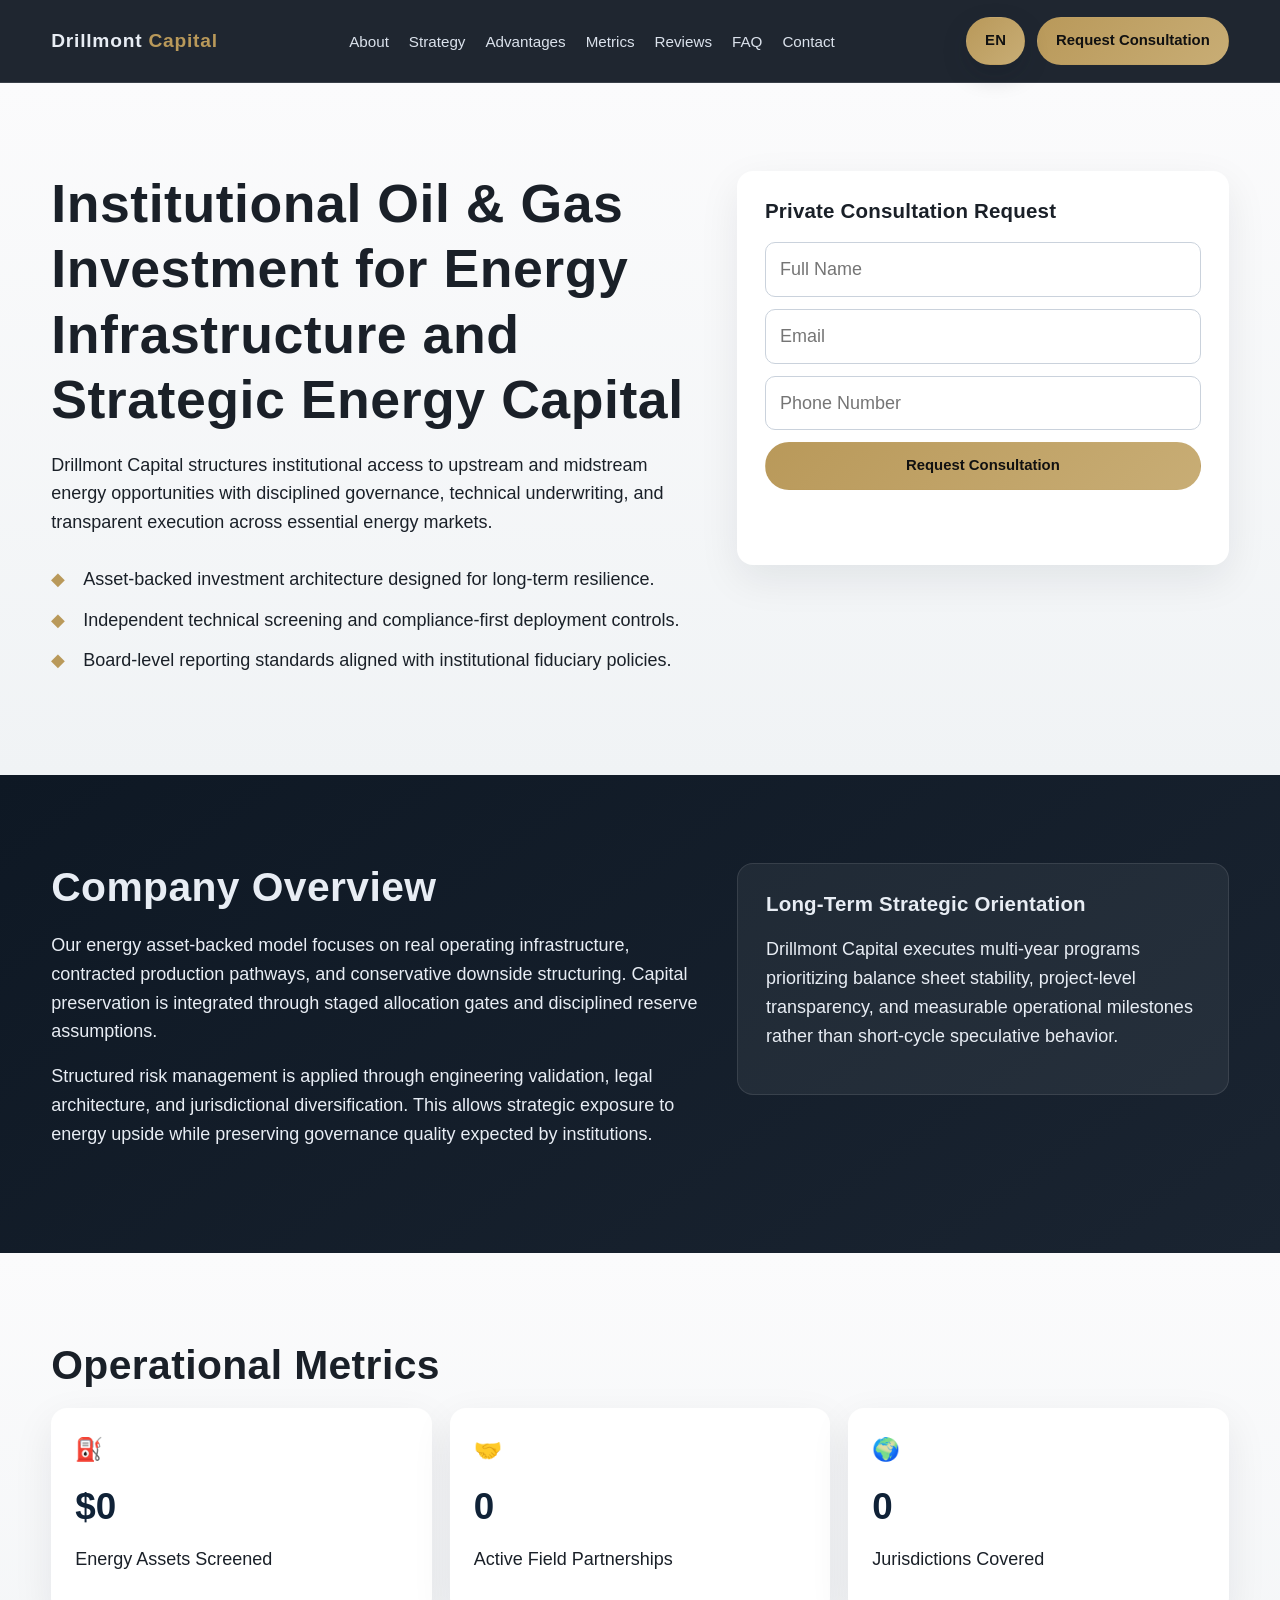
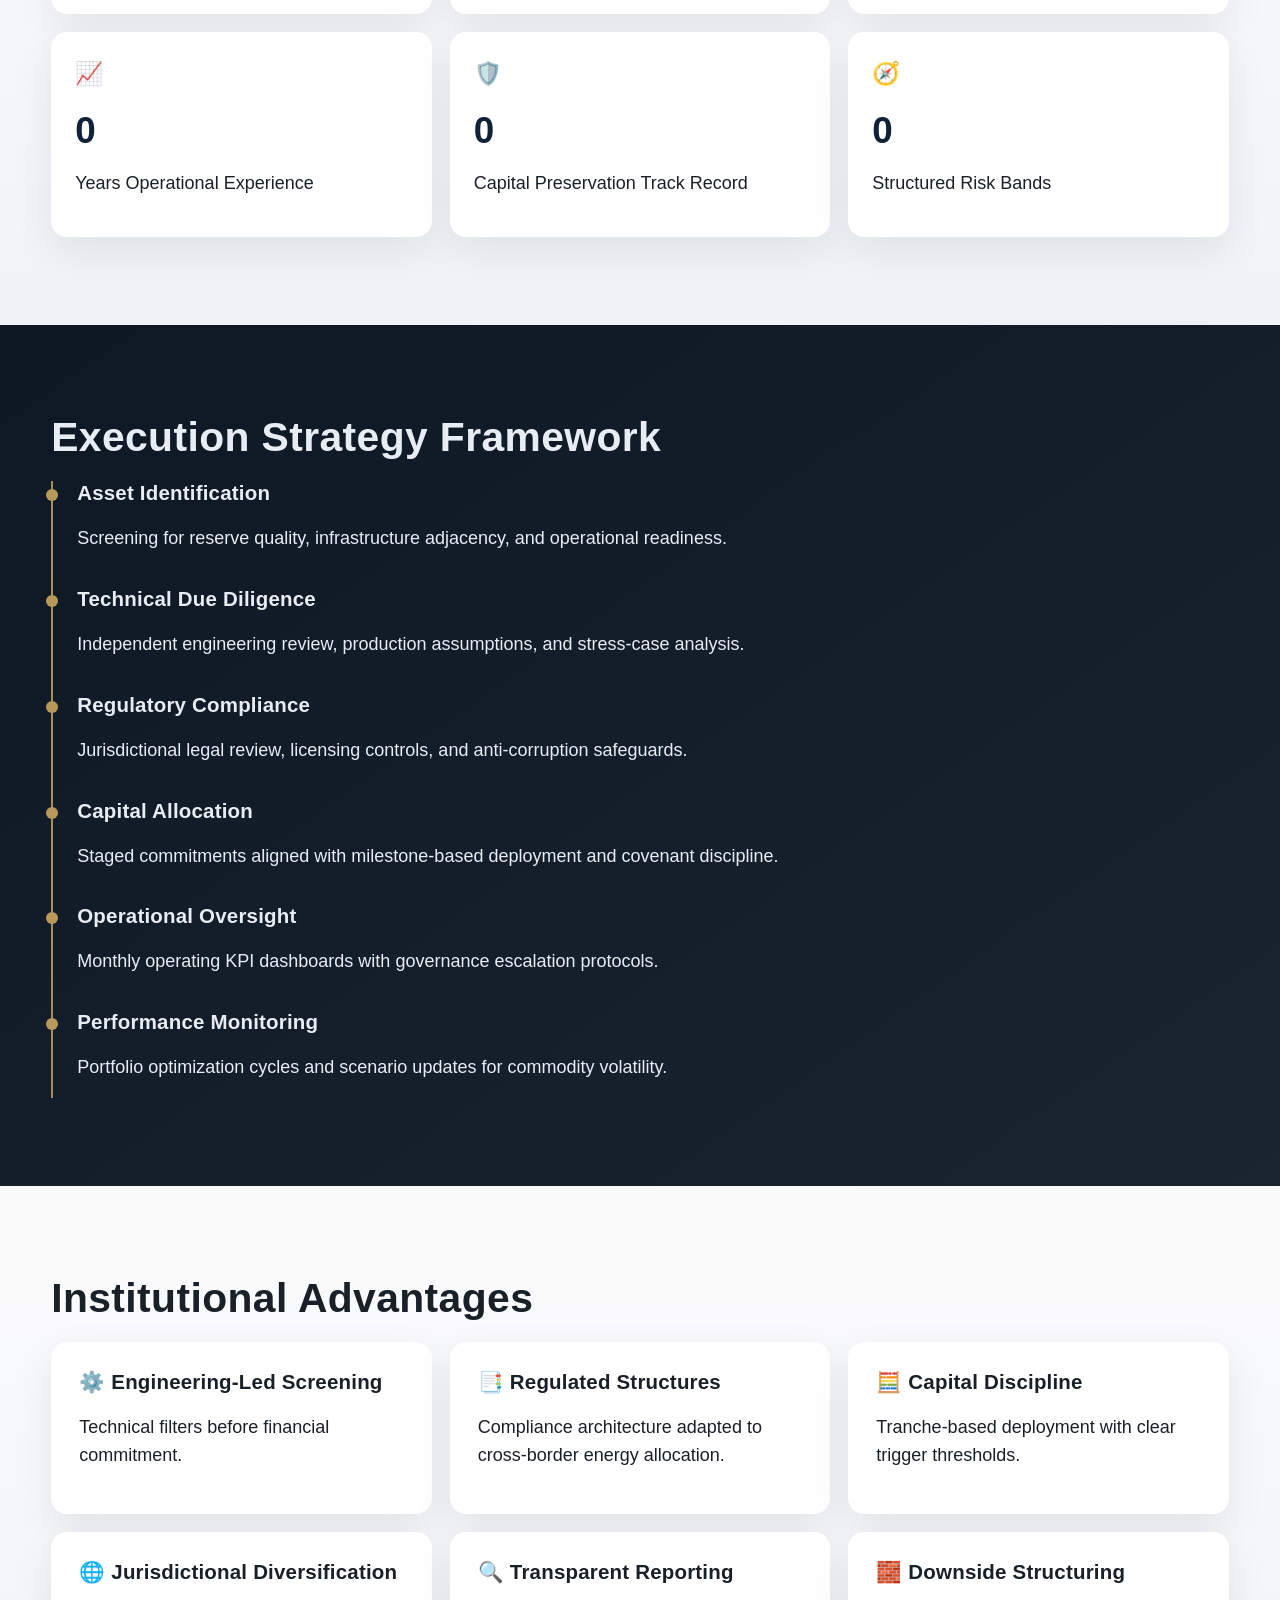
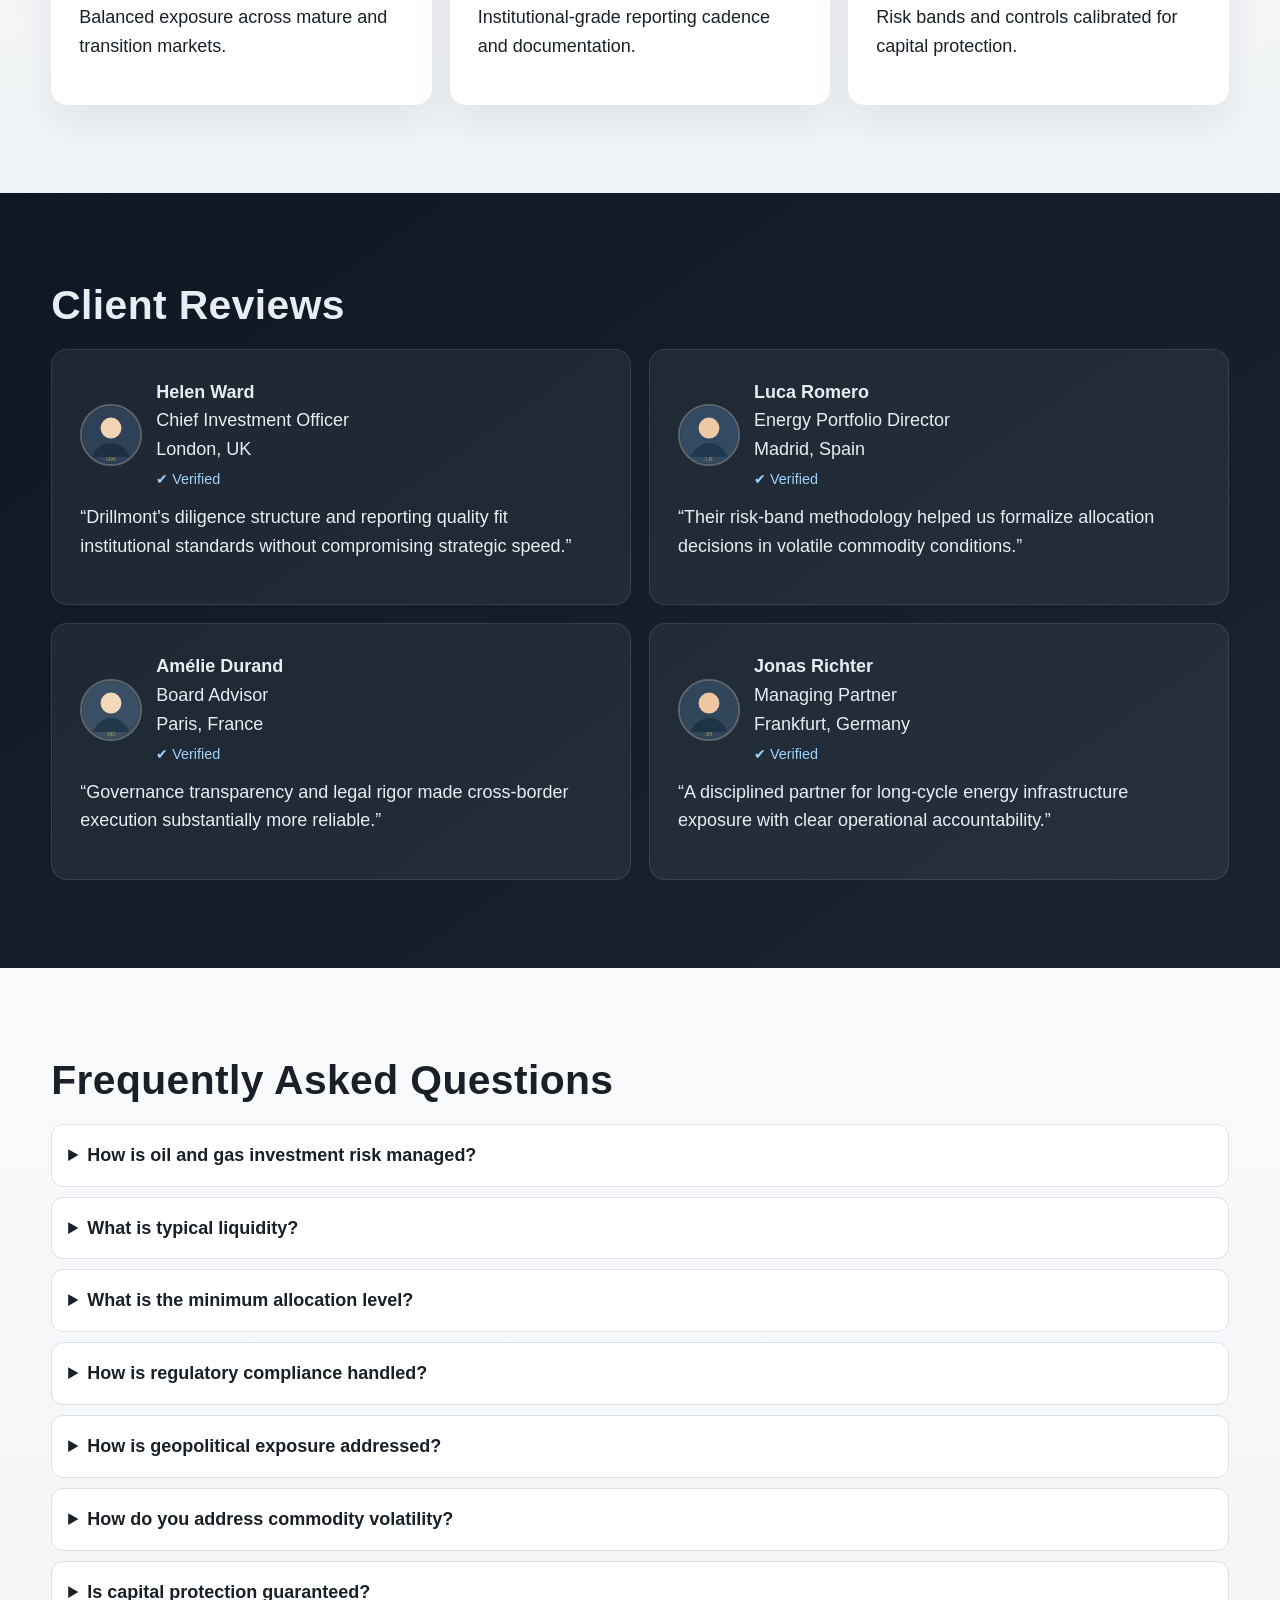
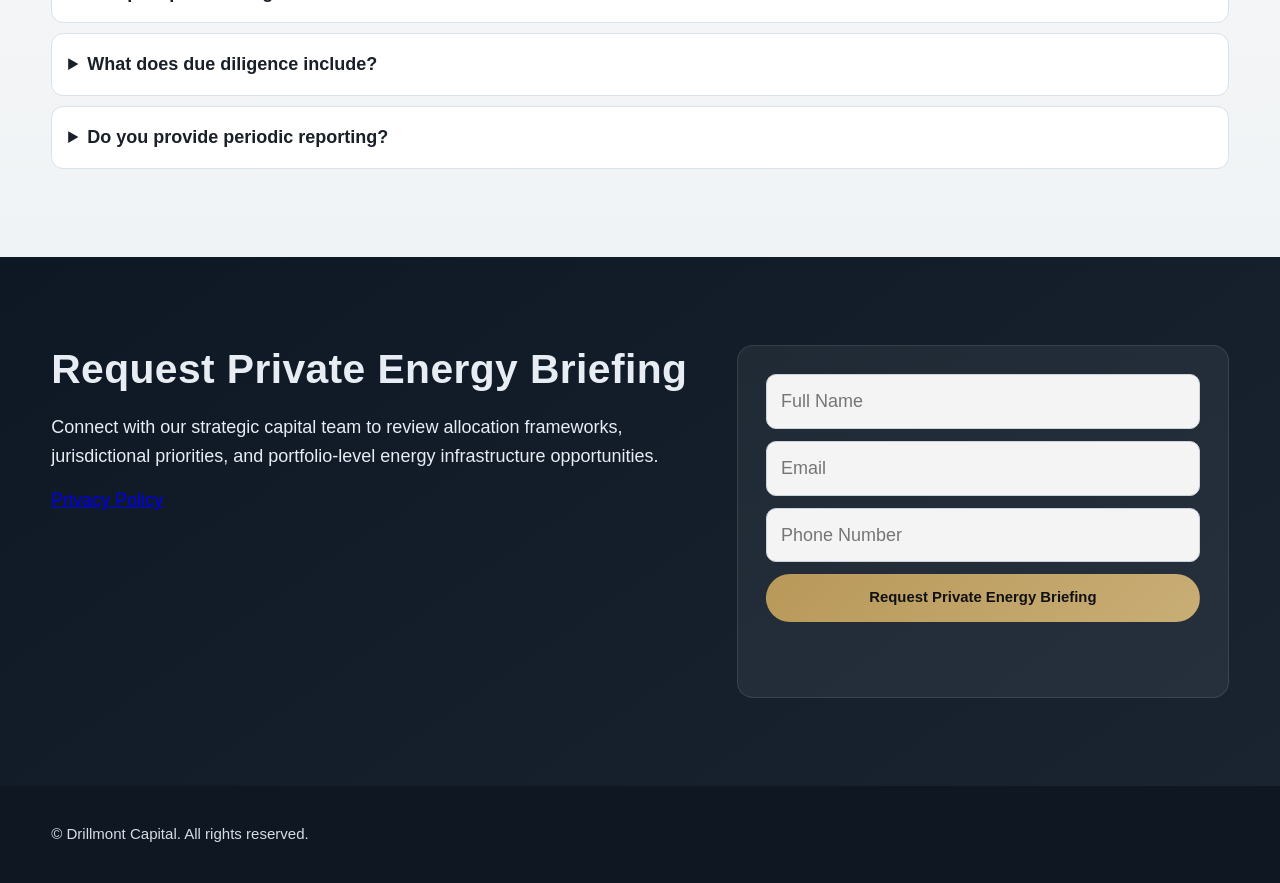
<file: index.html>
<!doctype html>
<html lang="en">
<head>
  <meta charset="UTF-8">
  <meta name="viewport" content="width=device-width,initial-scale=1">
  <title>Drillmont Capital | Oil & Gas Investment & Strategic Energy Capital</title>
  <meta name="description" content="Drillmont Capital is an institutional oil and gas investment firm focused on strategic energy capital, infrastructure-backed opportunities, risk structure, and long-term capital preservation.">
  <link rel="icon" href="./assets/favicon.svg" type="image/svg+xml">
  <link rel="stylesheet" href="./assets/styles.css">
</head>
<body>
<header class="site-header">
  <div class="container header-row">
    <a class="logo" href="./index.html">Drillmont <span>Capital</span></a>
    <nav class="main-nav" aria-label="Primary">
      <ul>
        <li><a href="#about">About</a></li><li><a href="#strategy">Strategy</a></li><li><a href="#advantages">Advantages</a></li><li><a href="#metrics">Metrics</a></li><li><a href="#reviews">Reviews</a></li><li><a href="#faq">FAQ</a></li><li><a href="#contact">Contact</a></li>
      </ul>
    </nav>
    <div class="header-actions">

      <div class="lang-switcher"><button class="lang-trigger" type="button" aria-expanded="false">EN</button><div class="lang-menu"><a href="./index.html">EN</a><a href="./de/index.html">DE</a><a href="./fr/index.html">FR</a><a href="./es/index.html">ES</a><a href="./it/index.html">IT</a></div></div>

      <a class="btn" href="#contact">Request Consultation</a>
      <button class="burger" aria-label="Open menu" aria-expanded="false"><span></span><span></span><span></span></button>
    </div>
  </div>
</header>
<div class="drawer-backdrop"></div>
<aside class="mobile-drawer" aria-label="Mobile menu">
  <a href="#about">About</a><a href="#strategy">Strategy</a><a href="#advantages">Advantages</a><a href="#metrics">Metrics</a><a href="#reviews">Reviews</a><a href="#faq">FAQ</a><a href="#contact">Contact</a>

  <div class="lang-switcher"><button class="lang-trigger" type="button" aria-expanded="false">English</button><div class="lang-menu"><a href="./index.html">English</a><a href="./de/index.html">Deutsch</a><a href="./fr/index.html">Français</a><a href="./es/index.html">Español</a><a href="./it/index.html">Italiano</a></div></div>

</aside>

<section class="section section-light" id="about">
  <div class="container hero-grid">
    <div>
      <h1>Institutional Oil &amp; Gas Investment for Energy Infrastructure and Strategic Energy Capital</h1>
      <p>Drillmont Capital structures institutional access to upstream and midstream energy opportunities with disciplined governance, technical underwriting, and transparent execution across essential energy markets.</p>
      <ul class="trust-list">
        <li>Asset-backed investment architecture designed for long-term resilience.</li>
        <li>Independent technical screening and compliance-first deployment controls.</li>
        <li>Board-level reporting standards aligned with institutional fiduciary policies.</li>
      </ul>
    </div>
    <div class="card">
      <h3>Private Consultation Request</h3>
      <form class="form-grid" data-demo-form="true">
        <input type="text" placeholder="Full Name" required>
        <input type="email" placeholder="Email" required>
        <input type="tel" placeholder="Phone Number" required>
        <button class="btn" type="submit">Request Consultation</button>
        <div class="submit-msg" aria-live="polite"></div>
      </form>
    </div>
  </div>
</section>

<section class="section section-dark">
  <div class="container overview-grid">
    <div>
      <h2>Company Overview</h2>
      <p>Our energy asset-backed model focuses on real operating infrastructure, contracted production pathways, and conservative downside structuring. Capital preservation is integrated through staged allocation gates and disciplined reserve assumptions.</p>
      <p>Structured risk management is applied through engineering validation, legal architecture, and jurisdictional diversification. This allows strategic exposure to energy upside while preserving governance quality expected by institutions.</p>
    </div>
    <div class="card">
      <h3>Long-Term Strategic Orientation</h3>
      <p>Drillmont Capital executes multi-year programs prioritizing balance sheet stability, project-level transparency, and measurable operational milestones rather than short-cycle speculative behavior.</p>
    </div>
  </div>
</section>

<section class="section section-light" id="metrics">
  <div class="container">
    <h2>Operational Metrics</h2>
    <div class="stats-grid">
      <article class="stat-card"><div class="stat-icon">⛽</div><div class="stat-value" data-counter-target="24" data-prefix="$" data-suffix="00M+">$0</div><p>Energy Assets Screened</p></article>
      <article class="stat-card"><div class="stat-icon">🤝</div><div class="stat-value" data-counter-target="120" data-suffix="+">0</div><p>Active Field Partnerships</p></article>
      <article class="stat-card"><div class="stat-icon">🌍</div><div class="stat-value" data-counter-target="18">0</div><p>Jurisdictions Covered</p></article>
      <article class="stat-card"><div class="stat-icon">📈</div><div class="stat-value" data-counter-target="14">0</div><p>Years Operational Experience</p></article>
      <article class="stat-card"><div class="stat-icon">🛡️</div><div class="stat-value" data-counter-target="94" data-suffix="%">0</div><p>Capital Preservation Track Record</p></article>
      <article class="stat-card"><div class="stat-icon">🧭</div><div class="stat-value" data-counter-target="6">0</div><p>Structured Risk Bands</p></article>
    </div>
  </div>
</section>

<section class="section section-dark" id="strategy">
  <div class="container">
    <h2>Execution Strategy Framework</h2>
    <div class="timeline">
      <div class="timeline-item"><h3>Asset Identification</h3><p>Screening for reserve quality, infrastructure adjacency, and operational readiness.</p></div>
      <div class="timeline-item"><h3>Technical Due Diligence</h3><p>Independent engineering review, production assumptions, and stress-case analysis.</p></div>
      <div class="timeline-item"><h3>Regulatory Compliance</h3><p>Jurisdictional legal review, licensing controls, and anti-corruption safeguards.</p></div>
      <div class="timeline-item"><h3>Capital Allocation</h3><p>Staged commitments aligned with milestone-based deployment and covenant discipline.</p></div>
      <div class="timeline-item"><h3>Operational Oversight</h3><p>Monthly operating KPI dashboards with governance escalation protocols.</p></div>
      <div class="timeline-item"><h3>Performance Monitoring</h3><p>Portfolio optimization cycles and scenario updates for commodity volatility.</p></div>
    </div>
  </div>
</section>

<section class="section section-light" id="advantages">
  <div class="container">
    <h2>Institutional Advantages</h2>
    <div class="adv-grid">
      <article class="card"><h3>⚙️ Engineering-Led Screening</h3><p>Technical filters before financial commitment.</p></article>
      <article class="card"><h3>📑 Regulated Structures</h3><p>Compliance architecture adapted to cross-border energy allocation.</p></article>
      <article class="card"><h3>🧮 Capital Discipline</h3><p>Tranche-based deployment with clear trigger thresholds.</p></article>
      <article class="card"><h3>🌐 Jurisdictional Diversification</h3><p>Balanced exposure across mature and transition markets.</p></article>
      <article class="card"><h3>🔍 Transparent Reporting</h3><p>Institutional-grade reporting cadence and documentation.</p></article>
      <article class="card"><h3>🧱 Downside Structuring</h3><p>Risk bands and controls calibrated for capital protection.</p></article>
    </div>
  </div>
</section>

<section class="section section-dark" id="reviews">
  <div class="container">
    <h2>Client Reviews</h2>
    <div class="review-grid">
      <article class="card"><div class="testimonial-head"><img class="avatar" src="./assets/avatars/avatar-1.svg" alt="Helen Ward"><div><strong>Helen Ward</strong><br>Chief Investment Officer<br>London, UK<br><span class="badge">✔ Verified</span></div></div><p>“Drillmont's diligence structure and reporting quality fit institutional standards without compromising strategic speed.”</p></article>
      <article class="card"><div class="testimonial-head"><img class="avatar" src="./assets/avatars/avatar-2.svg" alt="Luca Romero"><div><strong>Luca Romero</strong><br>Energy Portfolio Director<br>Madrid, Spain<br><span class="badge">✔ Verified</span></div></div><p>“Their risk-band methodology helped us formalize allocation decisions in volatile commodity conditions.”</p></article>
      <article class="card"><div class="testimonial-head"><img class="avatar" src="./assets/avatars/avatar-3.svg" alt="Amelie Durand"><div><strong>Amélie Durand</strong><br>Board Advisor<br>Paris, France<br><span class="badge">✔ Verified</span></div></div><p>“Governance transparency and legal rigor made cross-border execution substantially more reliable.”</p></article>
      <article class="card"><div class="testimonial-head"><img class="avatar" src="./assets/avatars/avatar-4.svg" alt="Jonas Richter"><div><strong>Jonas Richter</strong><br>Managing Partner<br>Frankfurt, Germany<br><span class="badge">✔ Verified</span></div></div><p>“A disciplined partner for long-cycle energy infrastructure exposure with clear operational accountability.”</p></article>
    </div>
  </div>
</section>

<section class="section section-light faq" id="faq">
  <div class="container">
    <h2>Frequently Asked Questions</h2>
    <details><summary>How is oil and gas investment risk managed?</summary><p>Through reserve validation, stress-tested pricing assumptions, and staged capital deployment controls.</p></details>
    <details><summary>What is typical liquidity?</summary><p>Liquidity depends on structure and project phase; allocations are generally positioned as medium-to-long term.</p></details>
    <details><summary>What is the minimum allocation level?</summary><p>Minimum allocation is discussed in consultation and depends on jurisdiction, mandate type, and suitability checks.</p></details>
    <details><summary>How is regulatory compliance handled?</summary><p>We apply jurisdiction-specific legal review, AML/KYC frameworks, and ongoing compliance monitoring.</p></details>
    <details><summary>How is geopolitical exposure addressed?</summary><p>By diversification, legal protections, and exposure limits tied to predefined risk bands.</p></details>
    <details><summary>How do you address commodity volatility?</summary><p>Scenario planning, hedging frameworks where appropriate, and active portfolio rebalancing.</p></details>
    <details><summary>Is capital protection guaranteed?</summary><p>No. Capital is at risk and no guaranteed returns are offered; all opportunities involve market uncertainty.</p></details>
    <details><summary>What does due diligence include?</summary><p>Technical, legal, environmental, operational, and financial diligence conducted prior to investment.</p></details>
    <details><summary>Do you provide periodic reporting?</summary><p>Yes. Clients receive structured reporting with key performance and risk indicators.</p></details>
  </div>
</section>

<section class="section section-dark" id="contact">
  <div class="container contact-grid">
    <div>
      <h2>Request Private Energy Briefing</h2>
      <p>Connect with our strategic capital team to review allocation frameworks, jurisdictional priorities, and portfolio-level energy infrastructure opportunities.</p>
      <p><a href="#" data-open-privacy>Privacy Policy</a></p>
    </div>
    <div class="card">
      <form class="form-grid" data-demo-form="true">
        <input type="text" placeholder="Full Name" required>
        <input type="email" placeholder="Email" required>
        <input type="tel" placeholder="Phone Number" required>
        <button class="btn" type="submit">Request Private Energy Briefing</button>
        <div class="submit-msg" aria-live="polite"></div>
      </form>
    </div>
  </div>
</section>

<footer class="footer"><div class="container">© Drillmont Capital. All rights reserved.</div></footer>

<div class="modal" id="privacy-modal" aria-hidden="true">
  <div class="modal-backdrop"></div>
  <div class="modal-panel">
    <button class="modal-close" data-close-privacy aria-label="Close">×</button>
    <h2>Privacy Policy</h2>
    <h3>Introduction</h3><p>This policy explains how Drillmont Capital collects and processes personal data in connection with strategic energy capital communications.</p>
    <h3>Definitions</h3><p>Personal data means any information relating to an identified or identifiable person. Processing includes collection, storage, analysis, and transmission.</p>
    <h3>Data Processing</h3><p>We process contact details, communication records, and suitability information for consultation management, regulatory checks, and service improvement.</p>
    <h3>Legal Basis</h3><p>Processing is based on consent, contractual necessity, legal obligations, and legitimate interest where appropriate.</p>
    <h3>Energy Market Risk Disclosure</h3><p>Energy investment activity includes commodity price volatility, operational execution risk, regulatory change risk, and geopolitical disruptions that can materially affect outcomes.</p>
    <h3>Capital at Risk</h3><p>All investment activity involves risk of partial or total capital loss. No return is guaranteed.</p>
    <h3>Commodity Volatility</h3><p>Oil, gas, and related infrastructure valuations may fluctuate due to market supply and demand conditions.</p>
    <h3>Geopolitical Risk</h3><p>Cross-border activity may be affected by sanctions, fiscal policy changes, trade restrictions, and political instability.</p>
    <h3>No Guaranteed Returns</h3><p>Past performance is not indicative of future performance. Projections are illustrative and subject to uncertainty.</p>
    <h3>Data Retention</h3><p>Data is retained only for as long as required by legal, regulatory, and legitimate business purposes.</p>
    <h3>User Rights</h3><p>You may request access, correction, deletion, portability, and restriction of processing, subject to applicable law.</p>
    <h3>GDPR Compliance</h3><p>For EU/EEA contacts, GDPR rights are supported, including the right to lodge a complaint with a supervisory authority.</p>
    <h3>International Transfers</h3><p>Where data is transferred internationally, appropriate safeguards are applied, including contractual protections.</p>
    <h3>Policy Updates</h3><p>This policy may be updated periodically to reflect legal or operational changes.</p>
    <h3>Contact</h3><p>For privacy inquiries, contact: privacy@drillmont-capital.example</p>
    <div class="modal-actions"><button class="btn" data-close-privacy>Close</button></div>
  </div>
</div>

<script src="./assets/main.js"></script>
</body>
</html>
</file>
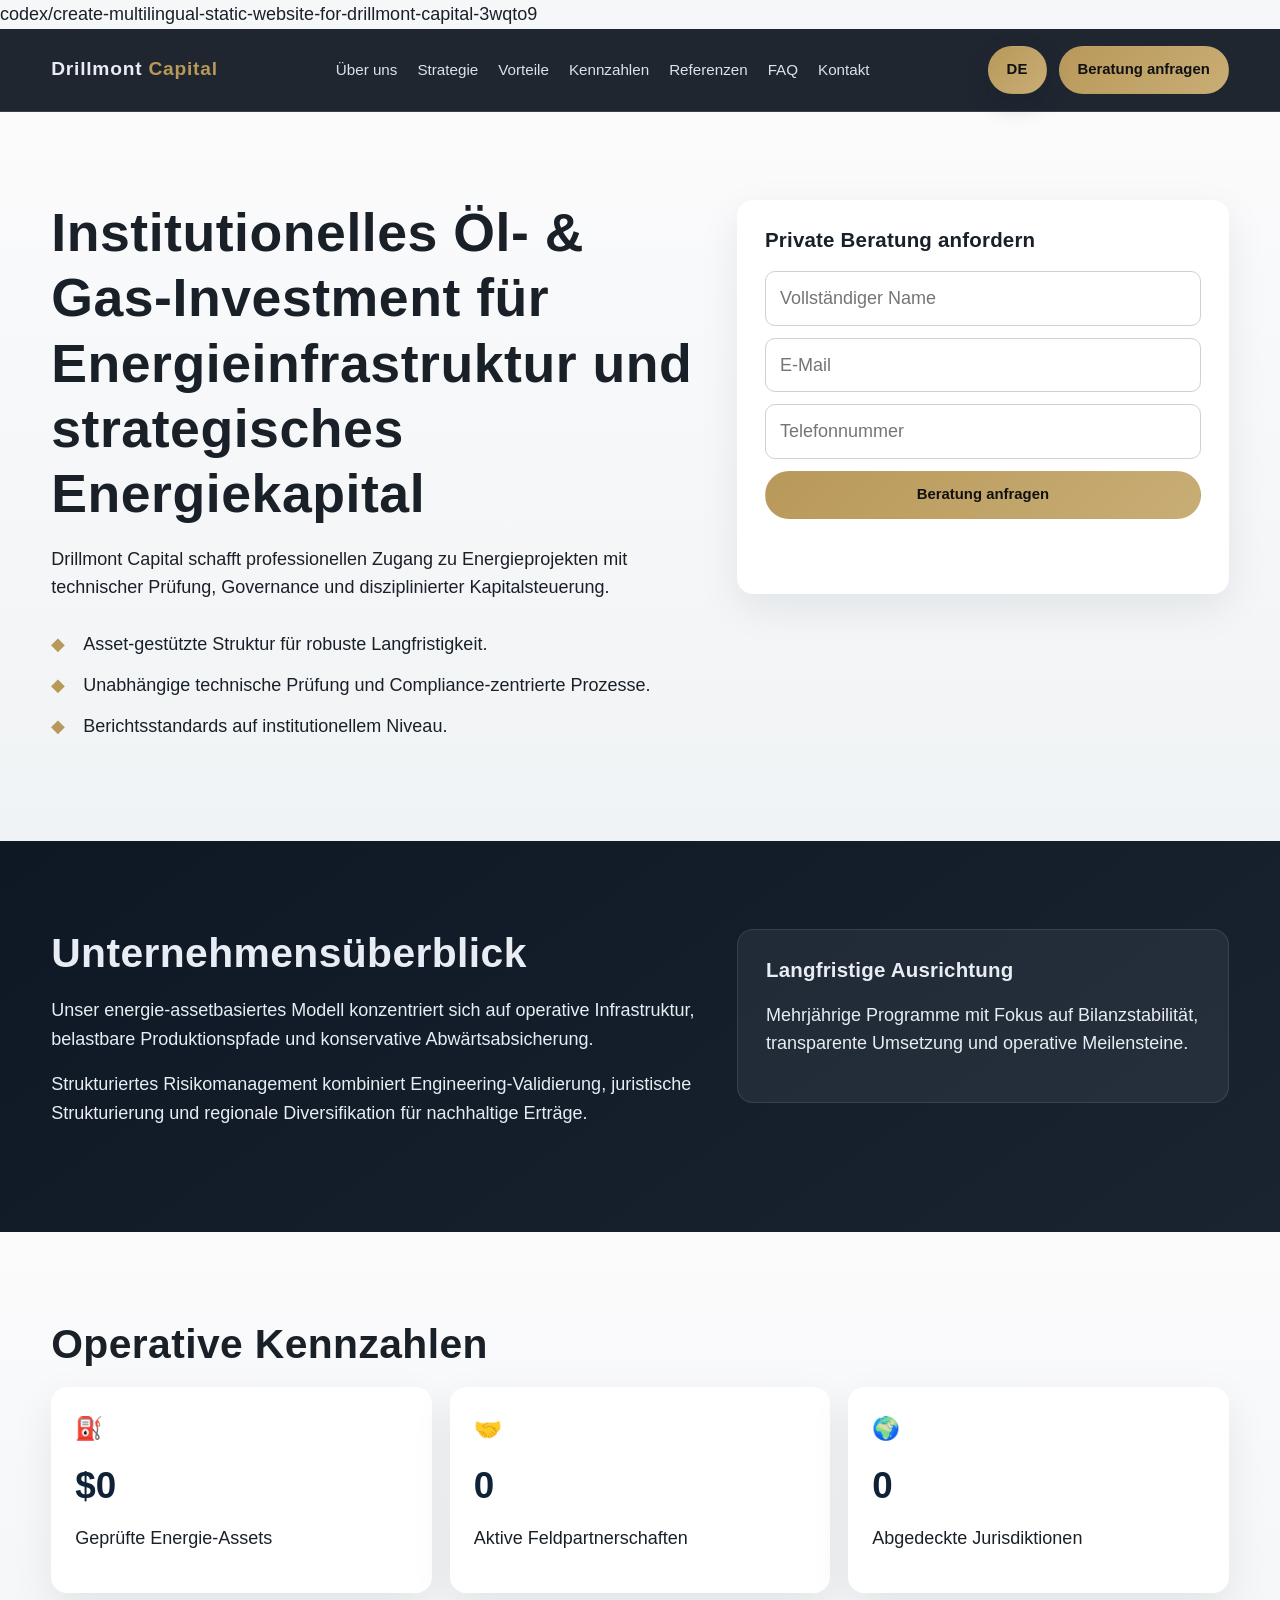
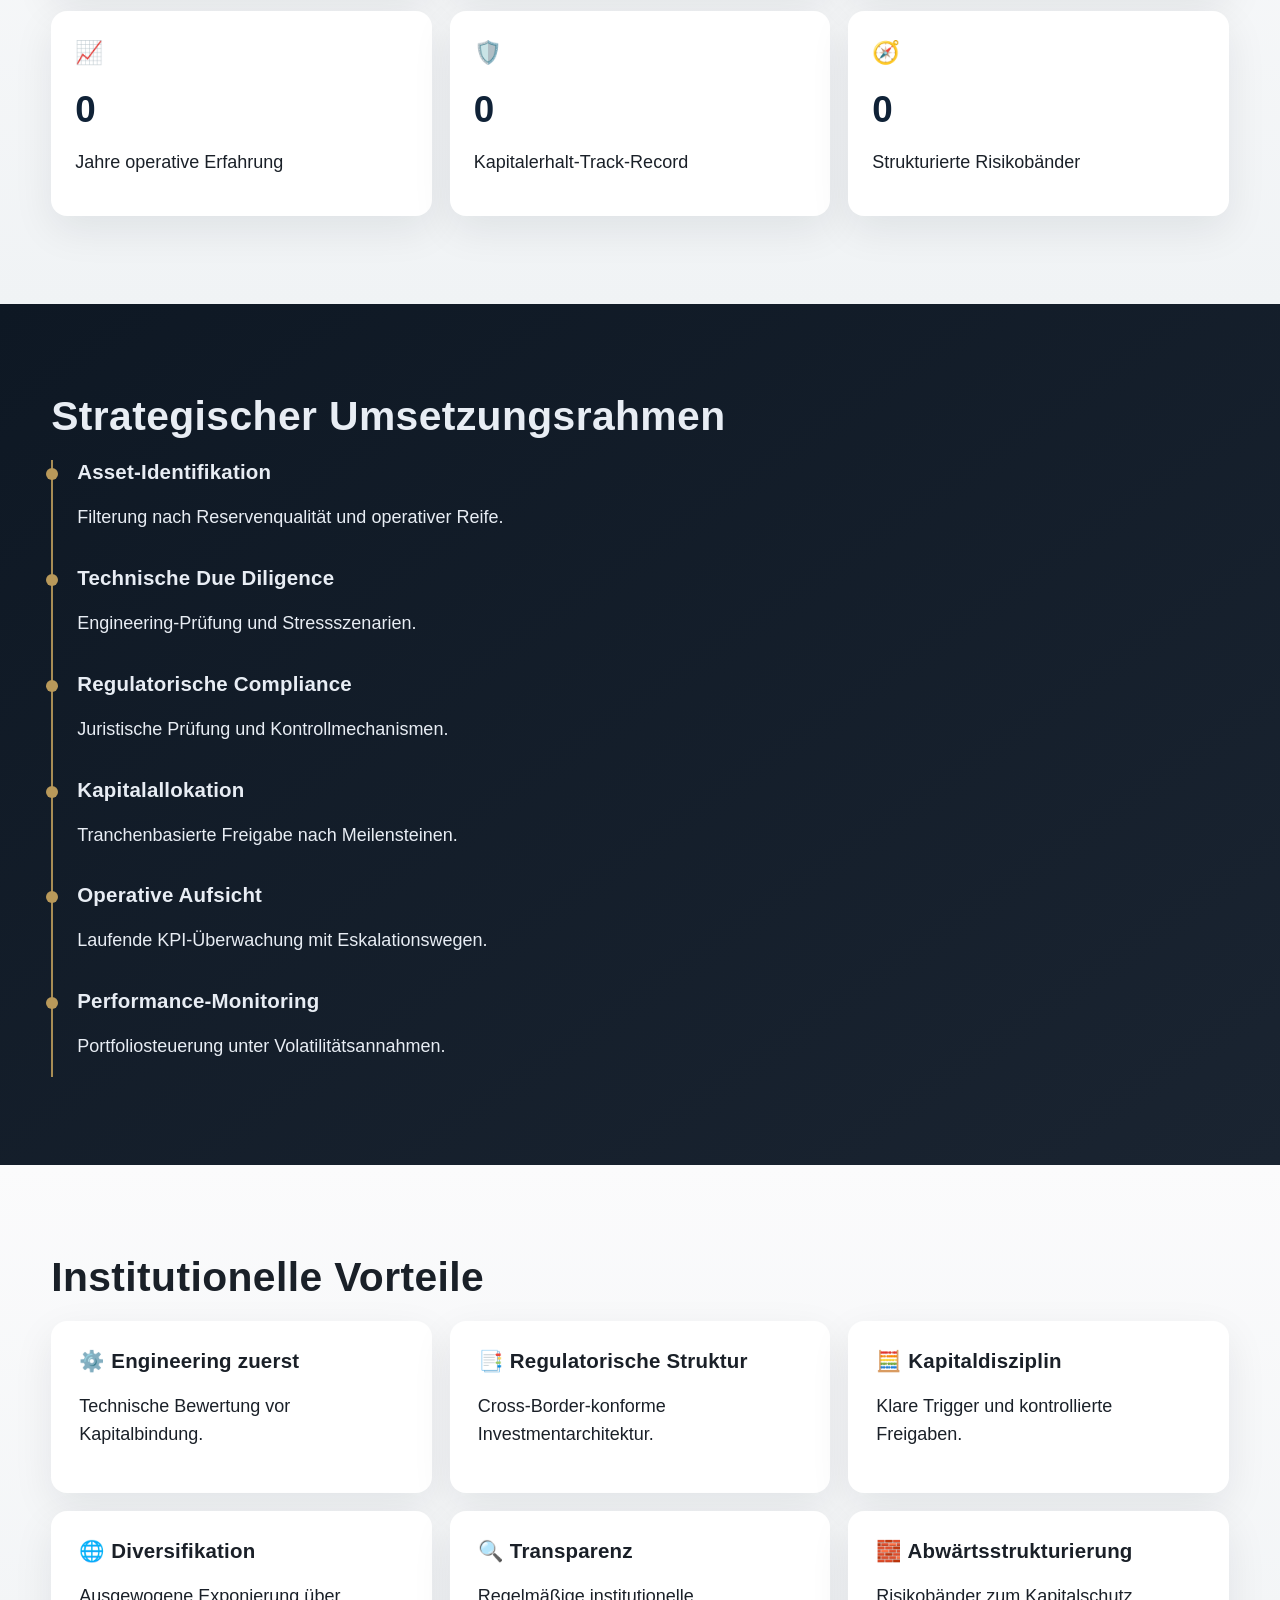
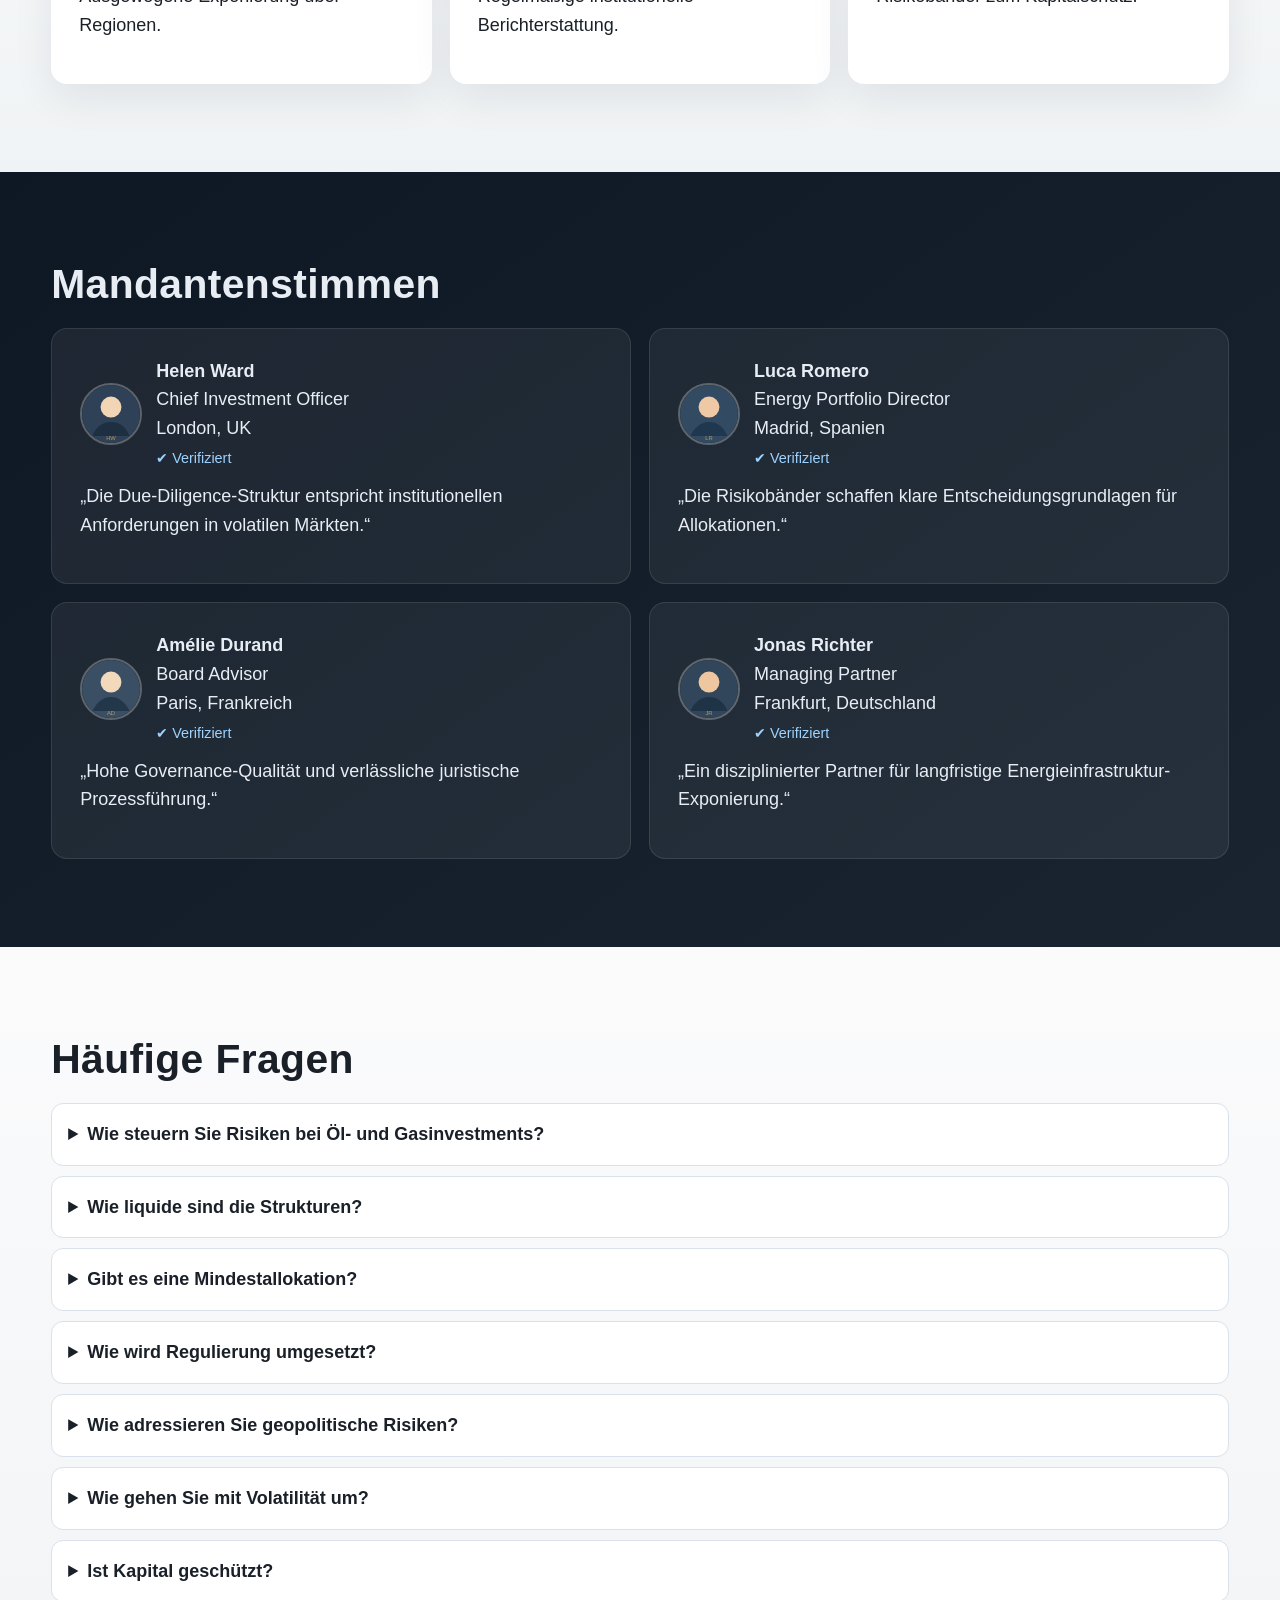
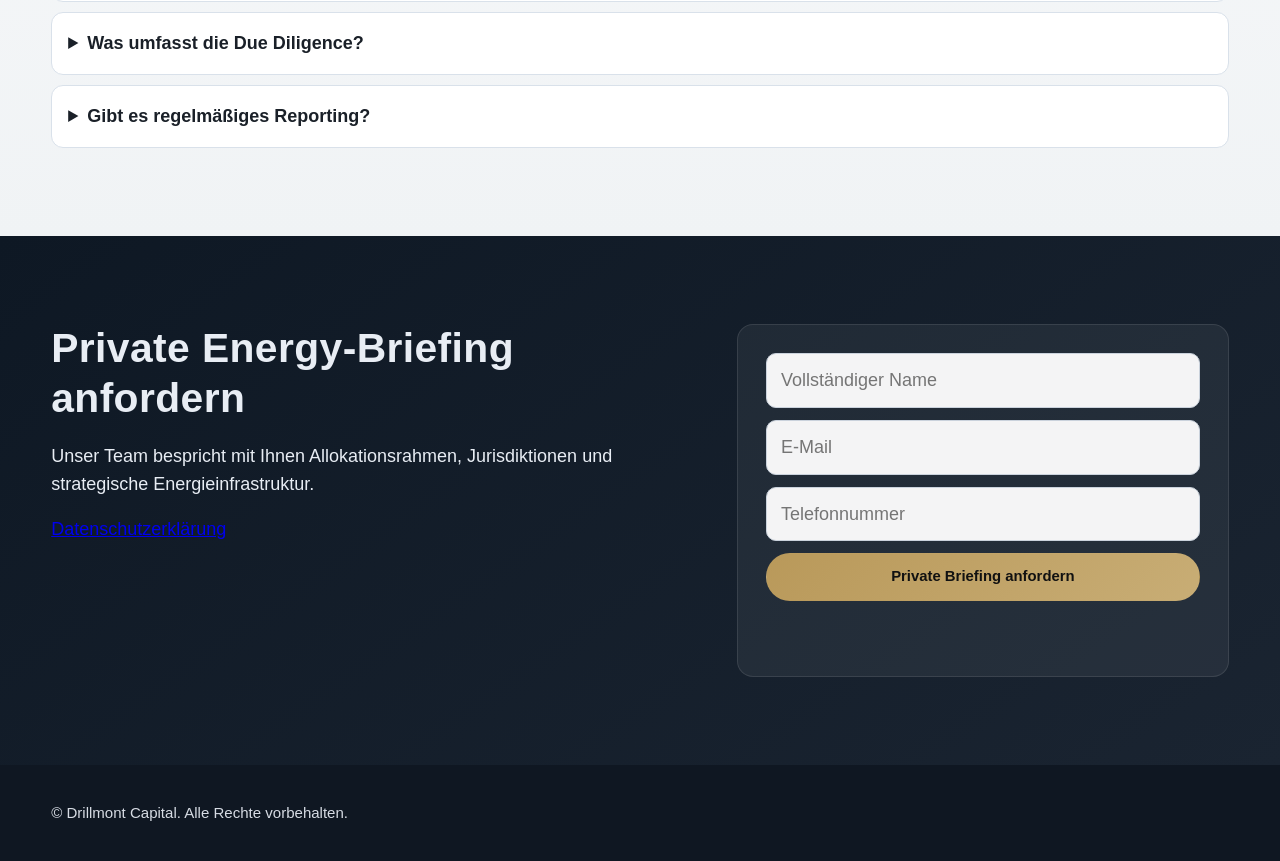
<file: de/index.html>
<!doctype html>
<html lang="de">
<head>
  <meta charset="UTF-8"><meta name="viewport" content="width=device-width,initial-scale=1">
  <title>Drillmont Capital | Öl- & Gas-Investment und strategisches Energiekapital</title>
  <meta name="description" content="Drillmont Capital ist ein institutionelles Öl- und Gas-Investmenthaus für strategisches Energiekapital, Infrastrukturprojekte und langfristigen Kapitalerhalt.">
  <link rel="icon" href="../assets/favicon.svg" type="image/svg+xml"><link rel="stylesheet" href="../assets/styles.css">
</head>
<body>
codex/create-multilingual-static-website-for-drillmont-capital-3wqto9
<header class="site-header"><div class="container header-row"><a class="logo" href="../index.html">Drillmont <span>Capital</span></a><nav class="main-nav"><ul><li><a href="#about">Über uns</a></li><li><a href="#strategy">Strategie</a></li><li><a href="#advantages">Vorteile</a></li><li><a href="#metrics">Kennzahlen</a></li><li><a href="#reviews">Referenzen</a></li><li><a href="#faq">FAQ</a></li><li><a href="#contact">Kontakt</a></li></ul></nav><div class="header-actions"><div class="lang-switcher"><button class="lang-trigger" type="button" aria-expanded="false">DE</button><div class="lang-menu"><a href="../index.html">EN</a><a href="../de/index.html">DE</a><a href="../fr/index.html">FR</a><a href="../es/index.html">ES</a><a href="../it/index.html">IT</a></div></div><a class="btn" href="#contact">Beratung anfragen</a><button class="burger" aria-expanded="false"><span></span><span></span><span></span></button></div></div></header>
<div class="drawer-backdrop"></div><aside class="mobile-drawer"><a href="#about">Über uns</a><a href="#strategy">Strategie</a><a href="#advantages">Vorteile</a><a href="#metrics">Kennzahlen</a><a href="#reviews">Referenzen</a><a href="#faq">FAQ</a><a href="#contact">Kontakt</a><div class="lang-switcher"><button class="lang-trigger" type="button" aria-expanded="false">Deutsch</button><div class="lang-menu"><a href="../index.html">English</a><a href="../de/index.html">Deutsch</a><a href="../fr/index.html">Français</a><a href="../es/index.html">Español</a><a href="../it/index.html">Italiano</a></div></div></aside>

<section class="section section-light" id="about"><div class="container hero-grid"><div><h1>Institutionelles Öl- &amp; Gas-Investment für Energieinfrastruktur und strategisches Energiekapital</h1><p>Drillmont Capital schafft professionellen Zugang zu Energieprojekten mit technischer Prüfung, Governance und disziplinierter Kapitalsteuerung.</p><ul class="trust-list"><li>Asset-gestützte Struktur für robuste Langfristigkeit.</li><li>Unabhängige technische Prüfung und Compliance-zentrierte Prozesse.</li><li>Berichtsstandards auf institutionellem Niveau.</li></ul></div><div class="card"><h3>Private Beratung anfordern</h3><form class="form-grid" data-demo-form="true"><input type="text" placeholder="Vollständiger Name" required><input type="email" placeholder="E-Mail" required><input type="tel" placeholder="Telefonnummer" required><button class="btn" type="submit">Beratung anfragen</button><div class="submit-msg"></div></form></div></div></section>
<section class="section section-dark"><div class="container overview-grid"><div><h2>Unternehmensüberblick</h2><p>Unser energie-assetbasiertes Modell konzentriert sich auf operative Infrastruktur, belastbare Produktionspfade und konservative Abwärtsabsicherung.</p><p>Strukturiertes Risikomanagement kombiniert Engineering-Validierung, juristische Strukturierung und regionale Diversifikation für nachhaltige Erträge.</p></div><div class="card"><h3>Langfristige Ausrichtung</h3><p>Mehrjährige Programme mit Fokus auf Bilanzstabilität, transparente Umsetzung und operative Meilensteine.</p></div></div></section>
<section class="section section-light" id="metrics"><div class="container"><h2>Operative Kennzahlen</h2><div class="stats-grid"><article class="stat-card"><div class="stat-icon">⛽</div><div class="stat-value" data-counter-target="24" data-prefix="$" data-suffix="00M+">$0</div><p>Geprüfte Energie-Assets</p></article><article class="stat-card"><div class="stat-icon">🤝</div><div class="stat-value" data-counter-target="120" data-suffix="+">0</div><p>Aktive Feldpartnerschaften</p></article><article class="stat-card"><div class="stat-icon">🌍</div><div class="stat-value" data-counter-target="18">0</div><p>Abgedeckte Jurisdiktionen</p></article><article class="stat-card"><div class="stat-icon">📈</div><div class="stat-value" data-counter-target="14">0</div><p>Jahre operative Erfahrung</p></article><article class="stat-card"><div class="stat-icon">🛡️</div><div class="stat-value" data-counter-target="94" data-suffix="%">0</div><p>Kapitalerhalt-Track-Record</p></article><article class="stat-card"><div class="stat-icon">🧭</div><div class="stat-value" data-counter-target="6">0</div><p>Strukturierte Risikobänder</p></article></div></div></section>
<section class="section section-dark" id="strategy"><div class="container"><h2>Strategischer Umsetzungsrahmen</h2><div class="timeline"><div class="timeline-item"><h3>Asset-Identifikation</h3><p>Filterung nach Reservenqualität und operativer Reife.</p></div><div class="timeline-item"><h3>Technische Due Diligence</h3><p>Engineering-Prüfung und Stressszenarien.</p></div><div class="timeline-item"><h3>Regulatorische Compliance</h3><p>Juristische Prüfung und Kontrollmechanismen.</p></div><div class="timeline-item"><h3>Kapitalallokation</h3><p>Tranchenbasierte Freigabe nach Meilensteinen.</p></div><div class="timeline-item"><h3>Operative Aufsicht</h3><p>Laufende KPI-Überwachung mit Eskalationswegen.</p></div><div class="timeline-item"><h3>Performance-Monitoring</h3><p>Portfoliosteuerung unter Volatilitätsannahmen.</p></div></div></div></section>
<section class="section section-light" id="advantages"><div class="container"><h2>Institutionelle Vorteile</h2><div class="adv-grid"><article class="card"><h3>⚙️ Engineering zuerst</h3><p>Technische Bewertung vor Kapitalbindung.</p></article><article class="card"><h3>📑 Regulatorische Struktur</h3><p>Cross-Border-konforme Investmentarchitektur.</p></article><article class="card"><h3>🧮 Kapitaldisziplin</h3><p>Klare Trigger und kontrollierte Freigaben.</p></article><article class="card"><h3>🌐 Diversifikation</h3><p>Ausgewogene Exponierung über Regionen.</p></article><article class="card"><h3>🔍 Transparenz</h3><p>Regelmäßige institutionelle Berichterstattung.</p></article><article class="card"><h3>🧱 Abwärtsstrukturierung</h3><p>Risikobänder zum Kapitalschutz.</p></article></div></div></section>
<section class="section section-dark" id="reviews"><div class="container"><h2>Mandantenstimmen</h2><div class="review-grid"><article class="card"><div class="testimonial-head"><img class="avatar" src="../assets/avatars/avatar-1.svg" alt="Helen Ward"><div><strong>Helen Ward</strong><br>Chief Investment Officer<br>London, UK<br><span class="badge">✔ Verifiziert</span></div></div><p>„Die Due-Diligence-Struktur entspricht institutionellen Anforderungen in volatilen Märkten.“</p></article><article class="card"><div class="testimonial-head"><img class="avatar" src="../assets/avatars/avatar-2.svg" alt="Luca Romero"><div><strong>Luca Romero</strong><br>Energy Portfolio Director<br>Madrid, Spanien<br><span class="badge">✔ Verifiziert</span></div></div><p>„Die Risikobänder schaffen klare Entscheidungsgrundlagen für Allokationen.“</p></article><article class="card"><div class="testimonial-head"><img class="avatar" src="../assets/avatars/avatar-3.svg" alt="Amelie Durand"><div><strong>Amélie Durand</strong><br>Board Advisor<br>Paris, Frankreich<br><span class="badge">✔ Verifiziert</span></div></div><p>„Hohe Governance-Qualität und verlässliche juristische Prozessführung.“</p></article><article class="card"><div class="testimonial-head"><img class="avatar" src="../assets/avatars/avatar-4.svg" alt="Jonas Richter"><div><strong>Jonas Richter</strong><br>Managing Partner<br>Frankfurt, Deutschland<br><span class="badge">✔ Verifiziert</span></div></div><p>„Ein disziplinierter Partner für langfristige Energieinfrastruktur-Exponierung.“</p></article></div></div></section>
<section class="section section-light faq" id="faq"><div class="container"><h2>Häufige Fragen</h2><details><summary>Wie steuern Sie Risiken bei Öl- und Gasinvestments?</summary><p>Über technische Prüfungen, Szenarioanalysen und stufenweise Kapitalfreigaben.</p></details><details><summary>Wie liquide sind die Strukturen?</summary><p>Typischerweise mittel- bis langfristig mit projektabhängiger Liquidität.</p></details><details><summary>Gibt es eine Mindestallokation?</summary><p>Diese richtet sich nach Mandat, Rechtsraum und Eignungsprüfung.</p></details><details><summary>Wie wird Regulierung umgesetzt?</summary><p>Mit AML/KYC-Standards und juristischer Begleitung je Jurisdiktion.</p></details><details><summary>Wie adressieren Sie geopolitische Risiken?</summary><p>Über Diversifikation, Limits und rechtliche Schutzmechanismen.</p></details><details><summary>Wie gehen Sie mit Volatilität um?</summary><p>Mittels Stresstests, Rebalancing und laufender Marktbeobachtung.</p></details><details><summary>Ist Kapital geschützt?</summary><p>Nein, Kapital ist Risiken ausgesetzt; garantierte Renditen bestehen nicht.</p></details><details><summary>Was umfasst die Due Diligence?</summary><p>Technische, rechtliche, operative, ökologische und finanzielle Analysen.</p></details><details><summary>Gibt es regelmäßiges Reporting?</summary><p>Ja, mit strukturierten KPI- und Risikoberichten.</p></details></div></section>
<section class="section section-dark" id="contact"><div class="container contact-grid"><div><h2>Private Energy-Briefing anfordern</h2><p>Unser Team bespricht mit Ihnen Allokationsrahmen, Jurisdiktionen und strategische Energieinfrastruktur.</p><p><a href="#" data-open-privacy>Datenschutzerklärung</a></p></div><div class="card"><form class="form-grid" data-demo-form="true"><input type="text" placeholder="Vollständiger Name" required><input type="email" placeholder="E-Mail" required><input type="tel" placeholder="Telefonnummer" required><button class="btn" type="submit">Private Briefing anfordern</button><div class="submit-msg"></div></form></div></div></section>
<footer class="footer"><div class="container">© Drillmont Capital. Alle Rechte vorbehalten.</div></footer>
<div class="modal" id="privacy-modal"><div class="modal-backdrop"></div><div class="modal-panel"><button class="modal-close" data-close-privacy>×</button><h2>Datenschutzerklärung</h2><h3>Einleitung</h3><p>Diese Erklärung erläutert die Verarbeitung personenbezogener Daten durch Drillmont Capital im Rahmen strategischer Energiekapital-Kommunikation.</p><h3>Definitionen</h3><p>Personenbezogene Daten sind alle Informationen über identifizierte oder identifizierbare Personen. Verarbeitung umfasst Erhebung, Speicherung, Analyse und Übermittlung.</p><h3>Datenverarbeitung</h3><p>Wir verarbeiten Kontaktdaten, Kommunikationsinhalte und Eignungsinformationen zur Beratungsdurchführung, regulatorischen Prüfung und Qualitätsverbesserung.</p><h3>Rechtsgrundlagen</h3><p>Einwilligung, Vertragserfüllung, rechtliche Pflichten und berechtigtes Interesse.</p><h3>Risikohinweis Energiemärkte</h3><p>Energiemärkte unterliegen Preisvolatilität, operativen Risiken, regulatorischen Änderungen und geopolitischen Ereignissen.</p><h3>Kapitalrisiko</h3><p>Investitionen können zum teilweisen oder vollständigen Verlust des eingesetzten Kapitals führen.</p><h3>Rohstoffvolatilität</h3><p>Bewertungen können sich aufgrund von Angebots- und Nachfrageverschiebungen verändern.</p><h3>Geopolitisches Risiko</h3><p>Grenzüberschreitende Aktivitäten können durch Sanktionen, Handelsrestriktionen und politische Instabilität beeinflusst werden.</p><h3>Keine garantierten Renditen</h3><p>Vergangene Wertentwicklung ist kein Indikator für zukünftige Ergebnisse.</p><h3>Speicherdauer</h3><p>Daten werden nur solange gespeichert, wie gesetzlich oder betrieblich erforderlich.</p><h3>Betroffenenrechte</h3><p>Sie haben Rechte auf Auskunft, Berichtigung, Löschung, Übertragbarkeit und Einschränkung.</p><h3>DSGVO-Konformität</h3><p>Für EU/EWR-Kontakte gelten die Rechte nach DSGVO einschließlich Beschwerderecht.</p><h3>Internationale Übermittlungen</h3><p>Bei internationalen Transfers nutzen wir geeignete Schutzmaßnahmen.</p><h3>Aktualisierungen</h3><p>Diese Erklärung kann bei rechtlichen oder operativen Änderungen angepasst werden.</p><h3>Kontakt</h3><p>privacy@drillmont-capital.example</p><div class="modal-actions"><button class="btn" data-close-privacy>Schließen</button></div></div></div>
<script src="../assets/main.js"></script>
</body></html>
</file>
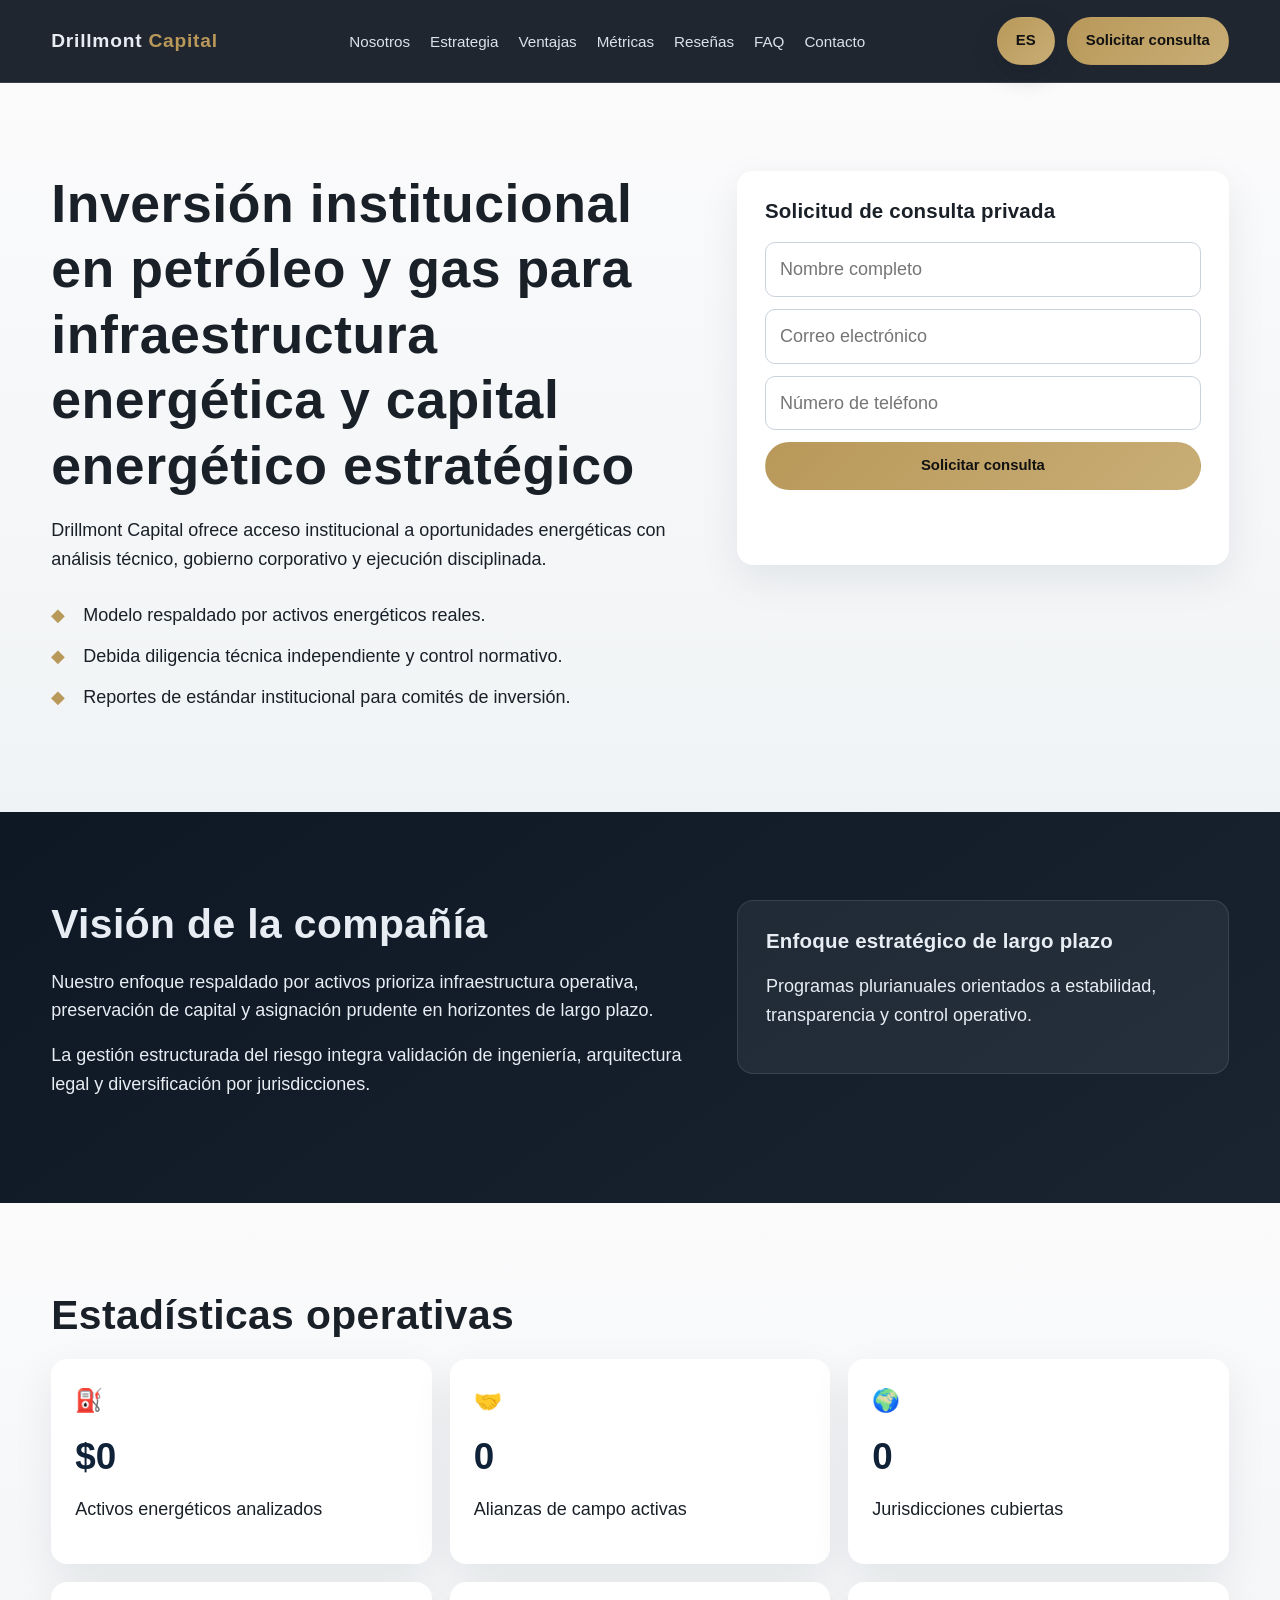
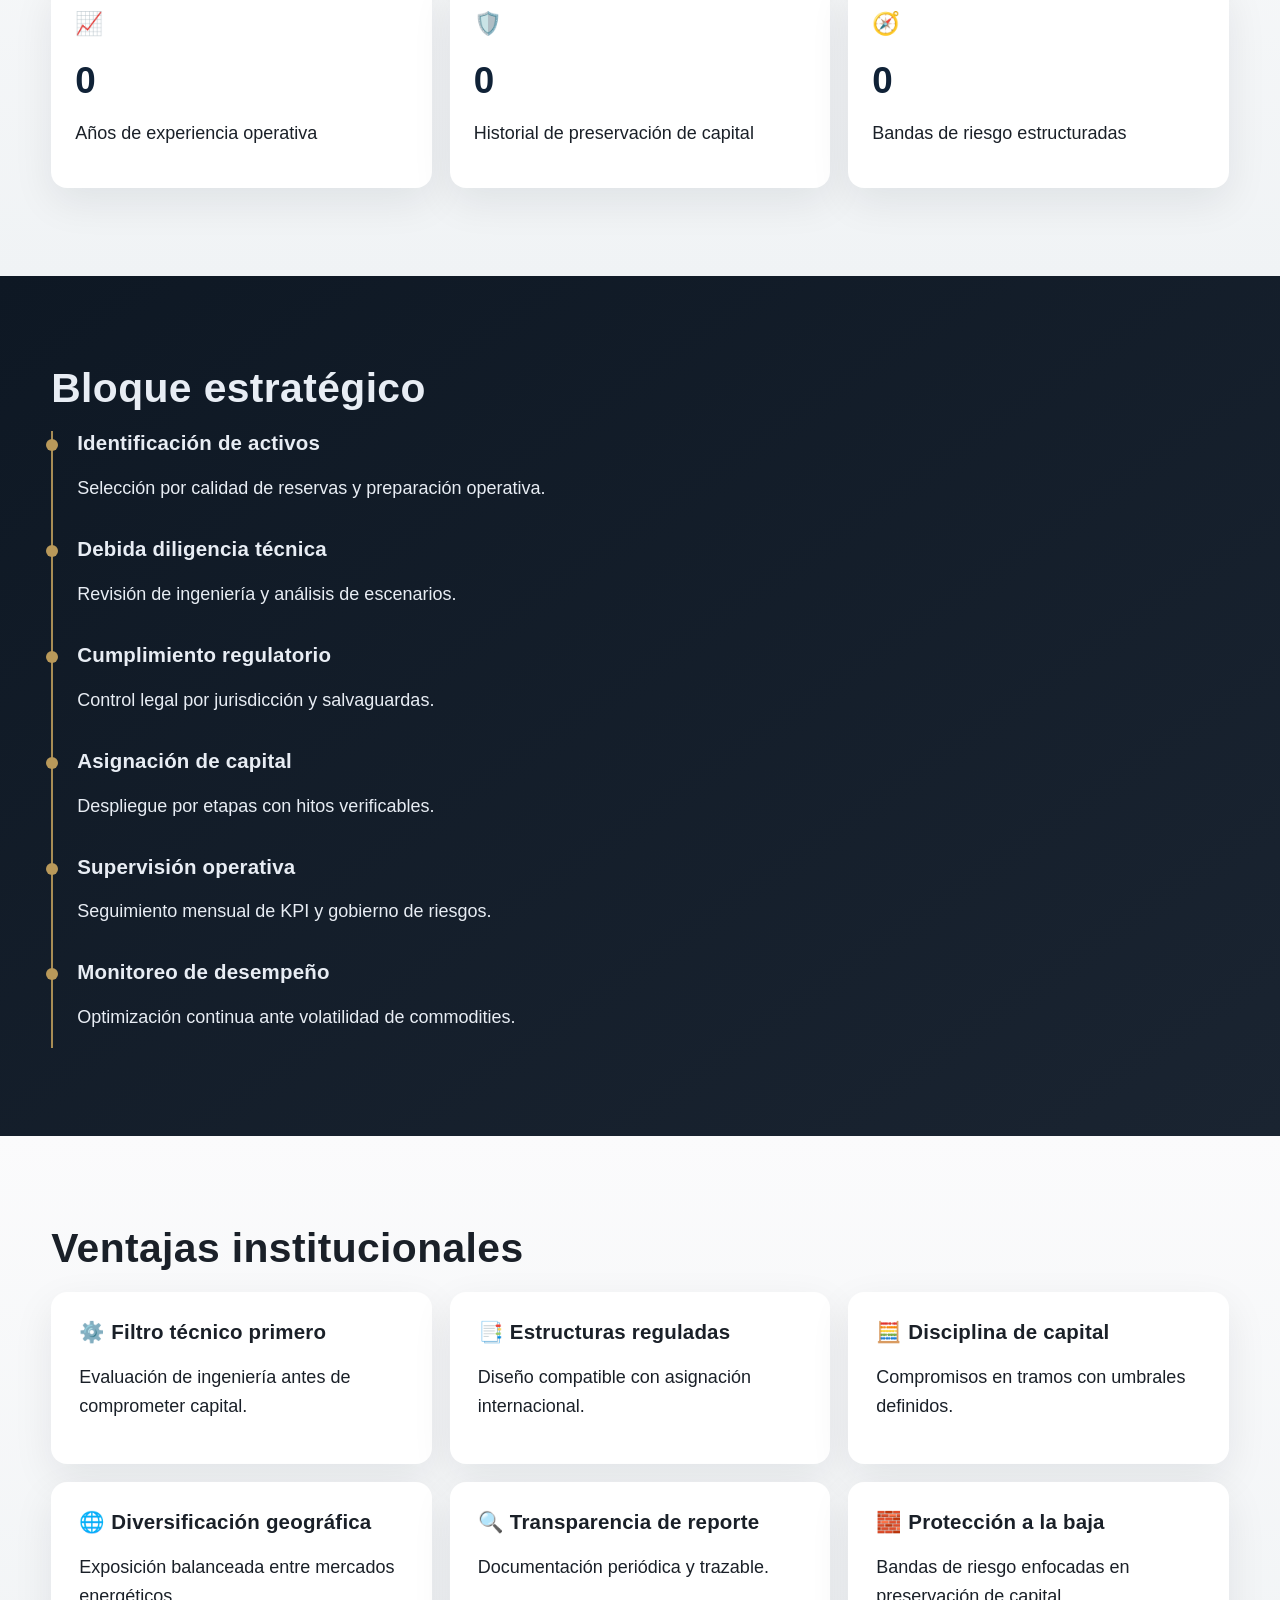
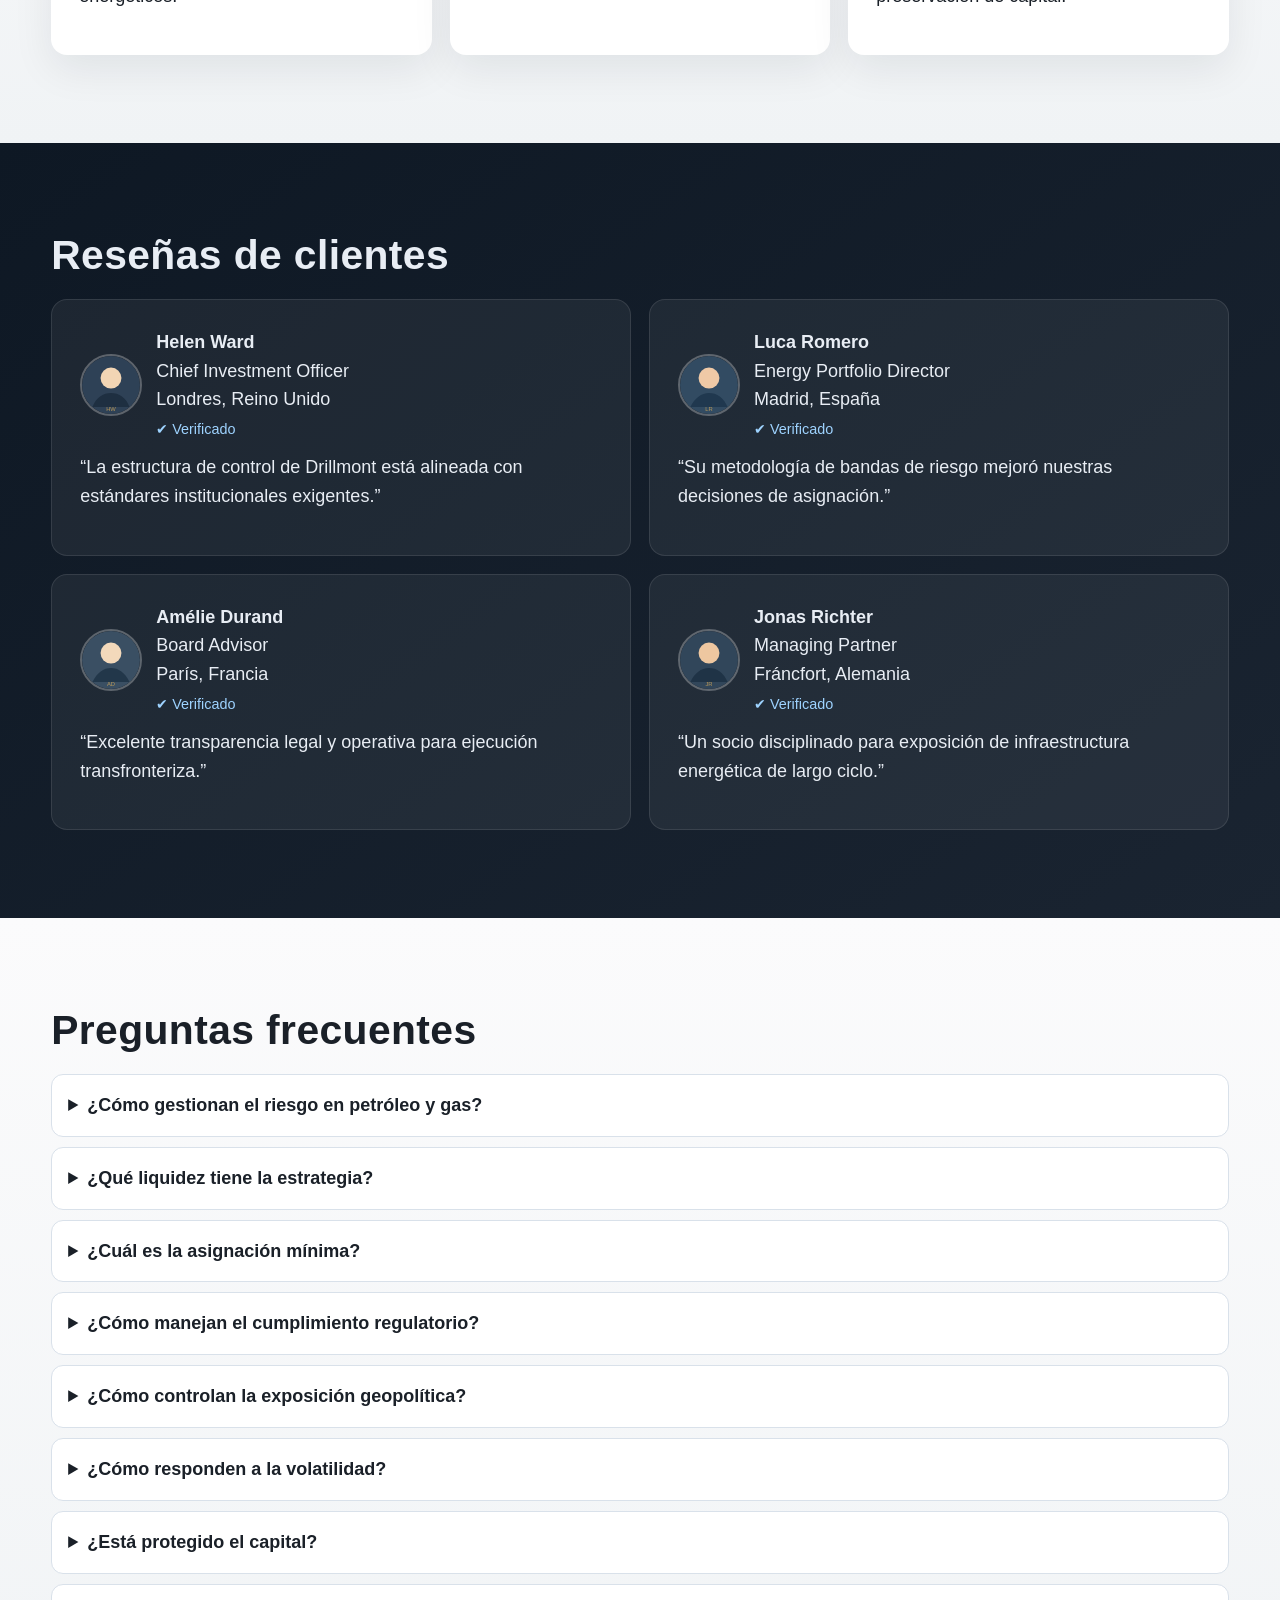
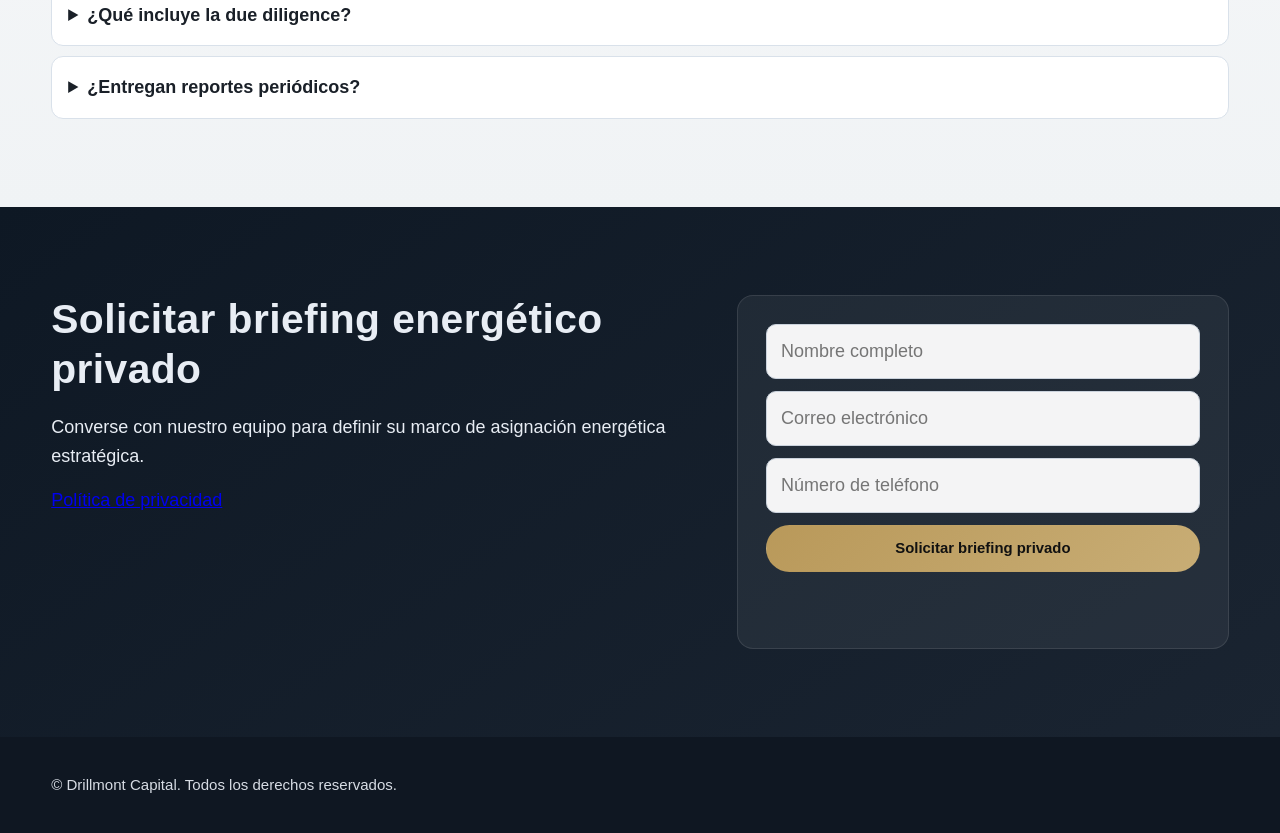
<file: es/index.html>
<!doctype html>
<html lang="es"><head><meta charset="UTF-8"><meta name="viewport" content="width=device-width,initial-scale=1"><title>Drillmont Capital | Inversión en petróleo y gas y capital energético estratégico</title><meta name="description" content="Drillmont Capital es una firma institucional de inversión en petróleo y gas centrada en capital energético estratégico, infraestructura y preservación de capital."><link rel="icon" href="../assets/favicon.svg" type="image/svg+xml"><link rel="stylesheet" href="../assets/styles.css"></head>
<body>

<header class="site-header"><div class="container header-row"><a class="logo" href="../index.html">Drillmont <span>Capital</span></a><nav class="main-nav"><ul><li><a href="#about">Nosotros</a></li><li><a href="#strategy">Estrategia</a></li><li><a href="#advantages">Ventajas</a></li><li><a href="#metrics">Métricas</a></li><li><a href="#reviews">Reseñas</a></li><li><a href="#faq">FAQ</a></li><li><a href="#contact">Contacto</a></li></ul></nav><div class="header-actions"><div class="lang-switcher"><button class="lang-trigger" type="button" aria-expanded="false">ES</button><div class="lang-menu"><a href="../index.html">EN</a><a href="../de/index.html">DE</a><a href="../fr/index.html">FR</a><a href="../es/index.html">ES</a><a href="../it/index.html">IT</a></div></div><a class="btn" href="#contact">Solicitar consulta</a><button class="burger" aria-expanded="false"><span></span><span></span><span></span></button></div></div></header>
<div class="drawer-backdrop"></div><aside class="mobile-drawer"><a href="#about">Nosotros</a><a href="#strategy">Estrategia</a><a href="#advantages">Ventajas</a><a href="#metrics">Métricas</a><a href="#reviews">Reseñas</a><a href="#faq">FAQ</a><a href="#contact">Contacto</a><div class="lang-switcher"><button class="lang-trigger" type="button" aria-expanded="false">Español</button><div class="lang-menu"><a href="../index.html">English</a><a href="../de/index.html">Deutsch</a><a href="../fr/index.html">Français</a><a href="../es/index.html">Español</a><a href="../it/index.html">Italiano</a></div></div></aside>

<section class="section section-light" id="about"><div class="container hero-grid"><div><h1>Inversión institucional en petróleo y gas para infraestructura energética y capital energético estratégico</h1><p>Drillmont Capital ofrece acceso institucional a oportunidades energéticas con análisis técnico, gobierno corporativo y ejecución disciplinada.</p><ul class="trust-list"><li>Modelo respaldado por activos energéticos reales.</li><li>Debida diligencia técnica independiente y control normativo.</li><li>Reportes de estándar institucional para comités de inversión.</li></ul></div><div class="card"><h3>Solicitud de consulta privada</h3><form class="form-grid" data-demo-form="true"><input type="text" placeholder="Nombre completo" required><input type="email" placeholder="Correo electrónico" required><input type="tel" placeholder="Número de teléfono" required><button class="btn" type="submit">Solicitar consulta</button><div class="submit-msg"></div></form></div></div></section>
<section class="section section-dark"><div class="container overview-grid"><div><h2>Visión de la compañía</h2><p>Nuestro enfoque respaldado por activos prioriza infraestructura operativa, preservación de capital y asignación prudente en horizontes de largo plazo.</p><p>La gestión estructurada del riesgo integra validación de ingeniería, arquitectura legal y diversificación por jurisdicciones.</p></div><div class="card"><h3>Enfoque estratégico de largo plazo</h3><p>Programas plurianuales orientados a estabilidad, transparencia y control operativo.</p></div></div></section>
<section class="section section-light" id="metrics"><div class="container"><h2>Estadísticas operativas</h2><div class="stats-grid"><article class="stat-card"><div class="stat-icon">⛽</div><div class="stat-value" data-counter-target="24" data-prefix="$" data-suffix="00M+">$0</div><p>Activos energéticos analizados</p></article><article class="stat-card"><div class="stat-icon">🤝</div><div class="stat-value" data-counter-target="120" data-suffix="+">0</div><p>Alianzas de campo activas</p></article><article class="stat-card"><div class="stat-icon">🌍</div><div class="stat-value" data-counter-target="18">0</div><p>Jurisdicciones cubiertas</p></article><article class="stat-card"><div class="stat-icon">📈</div><div class="stat-value" data-counter-target="14">0</div><p>Años de experiencia operativa</p></article><article class="stat-card"><div class="stat-icon">🛡️</div><div class="stat-value" data-counter-target="94" data-suffix="%">0</div><p>Historial de preservación de capital</p></article><article class="stat-card"><div class="stat-icon">🧭</div><div class="stat-value" data-counter-target="6">0</div><p>Bandas de riesgo estructuradas</p></article></div></div></section>
<section class="section section-dark" id="strategy"><div class="container"><h2>Bloque estratégico</h2><div class="timeline"><div class="timeline-item"><h3>Identificación de activos</h3><p>Selección por calidad de reservas y preparación operativa.</p></div><div class="timeline-item"><h3>Debida diligencia técnica</h3><p>Revisión de ingeniería y análisis de escenarios.</p></div><div class="timeline-item"><h3>Cumplimiento regulatorio</h3><p>Control legal por jurisdicción y salvaguardas.</p></div><div class="timeline-item"><h3>Asignación de capital</h3><p>Despliegue por etapas con hitos verificables.</p></div><div class="timeline-item"><h3>Supervisión operativa</h3><p>Seguimiento mensual de KPI y gobierno de riesgos.</p></div><div class="timeline-item"><h3>Monitoreo de desempeño</h3><p>Optimización continua ante volatilidad de commodities.</p></div></div></div></section>
<section class="section section-light" id="advantages"><div class="container"><h2>Ventajas institucionales</h2><div class="adv-grid"><article class="card"><h3>⚙️ Filtro técnico primero</h3><p>Evaluación de ingeniería antes de comprometer capital.</p></article><article class="card"><h3>📑 Estructuras reguladas</h3><p>Diseño compatible con asignación internacional.</p></article><article class="card"><h3>🧮 Disciplina de capital</h3><p>Compromisos en tramos con umbrales definidos.</p></article><article class="card"><h3>🌐 Diversificación geográfica</h3><p>Exposición balanceada entre mercados energéticos.</p></article><article class="card"><h3>🔍 Transparencia de reporte</h3><p>Documentación periódica y trazable.</p></article><article class="card"><h3>🧱 Protección a la baja</h3><p>Bandas de riesgo enfocadas en preservación de capital.</p></article></div></div></section>
<section class="section section-dark" id="reviews"><div class="container"><h2>Reseñas de clientes</h2><div class="review-grid"><article class="card"><div class="testimonial-head"><img class="avatar" src="../assets/avatars/avatar-1.svg" alt="Helen Ward"><div><strong>Helen Ward</strong><br>Chief Investment Officer<br>Londres, Reino Unido<br><span class="badge">✔ Verificado</span></div></div><p>“La estructura de control de Drillmont está alineada con estándares institucionales exigentes.”</p></article><article class="card"><div class="testimonial-head"><img class="avatar" src="../assets/avatars/avatar-2.svg" alt="Luca Romero"><div><strong>Luca Romero</strong><br>Energy Portfolio Director<br>Madrid, España<br><span class="badge">✔ Verificado</span></div></div><p>“Su metodología de bandas de riesgo mejoró nuestras decisiones de asignación.”</p></article><article class="card"><div class="testimonial-head"><img class="avatar" src="../assets/avatars/avatar-3.svg" alt="Amelie Durand"><div><strong>Amélie Durand</strong><br>Board Advisor<br>París, Francia<br><span class="badge">✔ Verificado</span></div></div><p>“Excelente transparencia legal y operativa para ejecución transfronteriza.”</p></article><article class="card"><div class="testimonial-head"><img class="avatar" src="../assets/avatars/avatar-4.svg" alt="Jonas Richter"><div><strong>Jonas Richter</strong><br>Managing Partner<br>Fráncfort, Alemania<br><span class="badge">✔ Verificado</span></div></div><p>“Un socio disciplinado para exposición de infraestructura energética de largo ciclo.”</p></article></div></div></section>
<section class="section section-light faq" id="faq"><div class="container"><h2>Preguntas frecuentes</h2><details><summary>¿Cómo gestionan el riesgo en petróleo y gas?</summary><p>Con validación técnica, escenarios de estrés y despliegue escalonado del capital.</p></details><details><summary>¿Qué liquidez tiene la estrategia?</summary><p>Normalmente es una asignación de mediano a largo plazo según estructura.</p></details><details><summary>¿Cuál es la asignación mínima?</summary><p>Depende del mandato, jurisdicción y evaluación de idoneidad.</p></details><details><summary>¿Cómo manejan el cumplimiento regulatorio?</summary><p>Con revisión legal local, AML/KYC y supervisión continua.</p></details><details><summary>¿Cómo controlan la exposición geopolítica?</summary><p>Mediante diversificación, límites y protección contractual.</p></details><details><summary>¿Cómo responden a la volatilidad?</summary><p>Con planificación de escenarios y rebalanceo activo del portafolio.</p></details><details><summary>¿Está protegido el capital?</summary><p>No, el capital está en riesgo y no existen retornos garantizados.</p></details><details><summary>¿Qué incluye la due diligence?</summary><p>Análisis técnico, legal, operativo, ambiental y financiero.</p></details><details><summary>¿Entregan reportes periódicos?</summary><p>Sí, con indicadores clave de rendimiento y riesgo.</p></details></div></section>
<section class="section section-dark" id="contact"><div class="container contact-grid"><div><h2>Solicitar briefing energético privado</h2><p>Converse con nuestro equipo para definir su marco de asignación energética estratégica.</p><p><a href="#" data-open-privacy>Política de privacidad</a></p></div><div class="card"><form class="form-grid" data-demo-form="true"><input type="text" placeholder="Nombre completo" required><input type="email" placeholder="Correo electrónico" required><input type="tel" placeholder="Número de teléfono" required><button class="btn" type="submit">Solicitar briefing privado</button><div class="submit-msg"></div></form></div></div></section>
<footer class="footer"><div class="container">© Drillmont Capital. Todos los derechos reservados.</div></footer>
<div class="modal" id="privacy-modal"><div class="modal-backdrop"></div><div class="modal-panel"><button class="modal-close" data-close-privacy>×</button><h2>Política de privacidad</h2><h3>Introducción</h3><p>Esta política explica cómo Drillmont Capital recopila y procesa datos personales en relación con comunicaciones sobre capital energético estratégico.</p><h3>Definiciones</h3><p>Dato personal es toda información sobre una persona identificada o identificable. El tratamiento incluye recolección, almacenamiento, análisis y transferencia.</p><h3>Tratamiento de datos</h3><p>Procesamos datos de contacto, historial de comunicación e información de idoneidad para gestionar consultas y obligaciones regulatorias.</p><h3>Base legal</h3><p>Consentimiento, necesidad contractual, obligación legal e interés legítimo.</p><h3>Divulgación de riesgos de mercados energéticos</h3><p>Los mercados energéticos presentan volatilidad de commodities, riesgos operativos, cambios regulatorios y eventos geopolíticos.</p><h3>Capital en riesgo</h3><p>Toda inversión conlleva riesgo de pérdida parcial o total del capital.</p><h3>Volatilidad de materias primas</h3><p>Las valoraciones de petróleo, gas e infraestructura pueden fluctuar significativamente.</p><h3>Riesgo geopolítico</h3><p>Sanciones, cambios fiscales y restricciones comerciales pueden afectar resultados.</p><h3>Sin retornos garantizados</h3><p>El desempeño pasado no garantiza resultados futuros.</p><h3>Retención de datos</h3><p>Los datos se conservan solo durante el tiempo necesario por motivos legales y operativos.</p><h3>Derechos del usuario</h3><p>Derecho de acceso, rectificación, supresión, portabilidad y limitación del tratamiento.</p><h3>Cumplimiento GDPR</h3><p>Para residentes UE/EEE se aplican los derechos contemplados en GDPR.</p><h3>Transferencias internacionales</h3><p>Cuando hay transferencias internacionales, aplicamos salvaguardas contractuales apropiadas.</p><h3>Actualizaciones</h3><p>Esta política puede actualizarse por cambios legales u operativos.</p><h3>Contacto</h3><p>privacy@drillmont-capital.example</p><div class="modal-actions"><button class="btn" data-close-privacy>Cerrar</button></div></div></div>
<script src="../assets/main.js"></script>
</body></html>
</file>
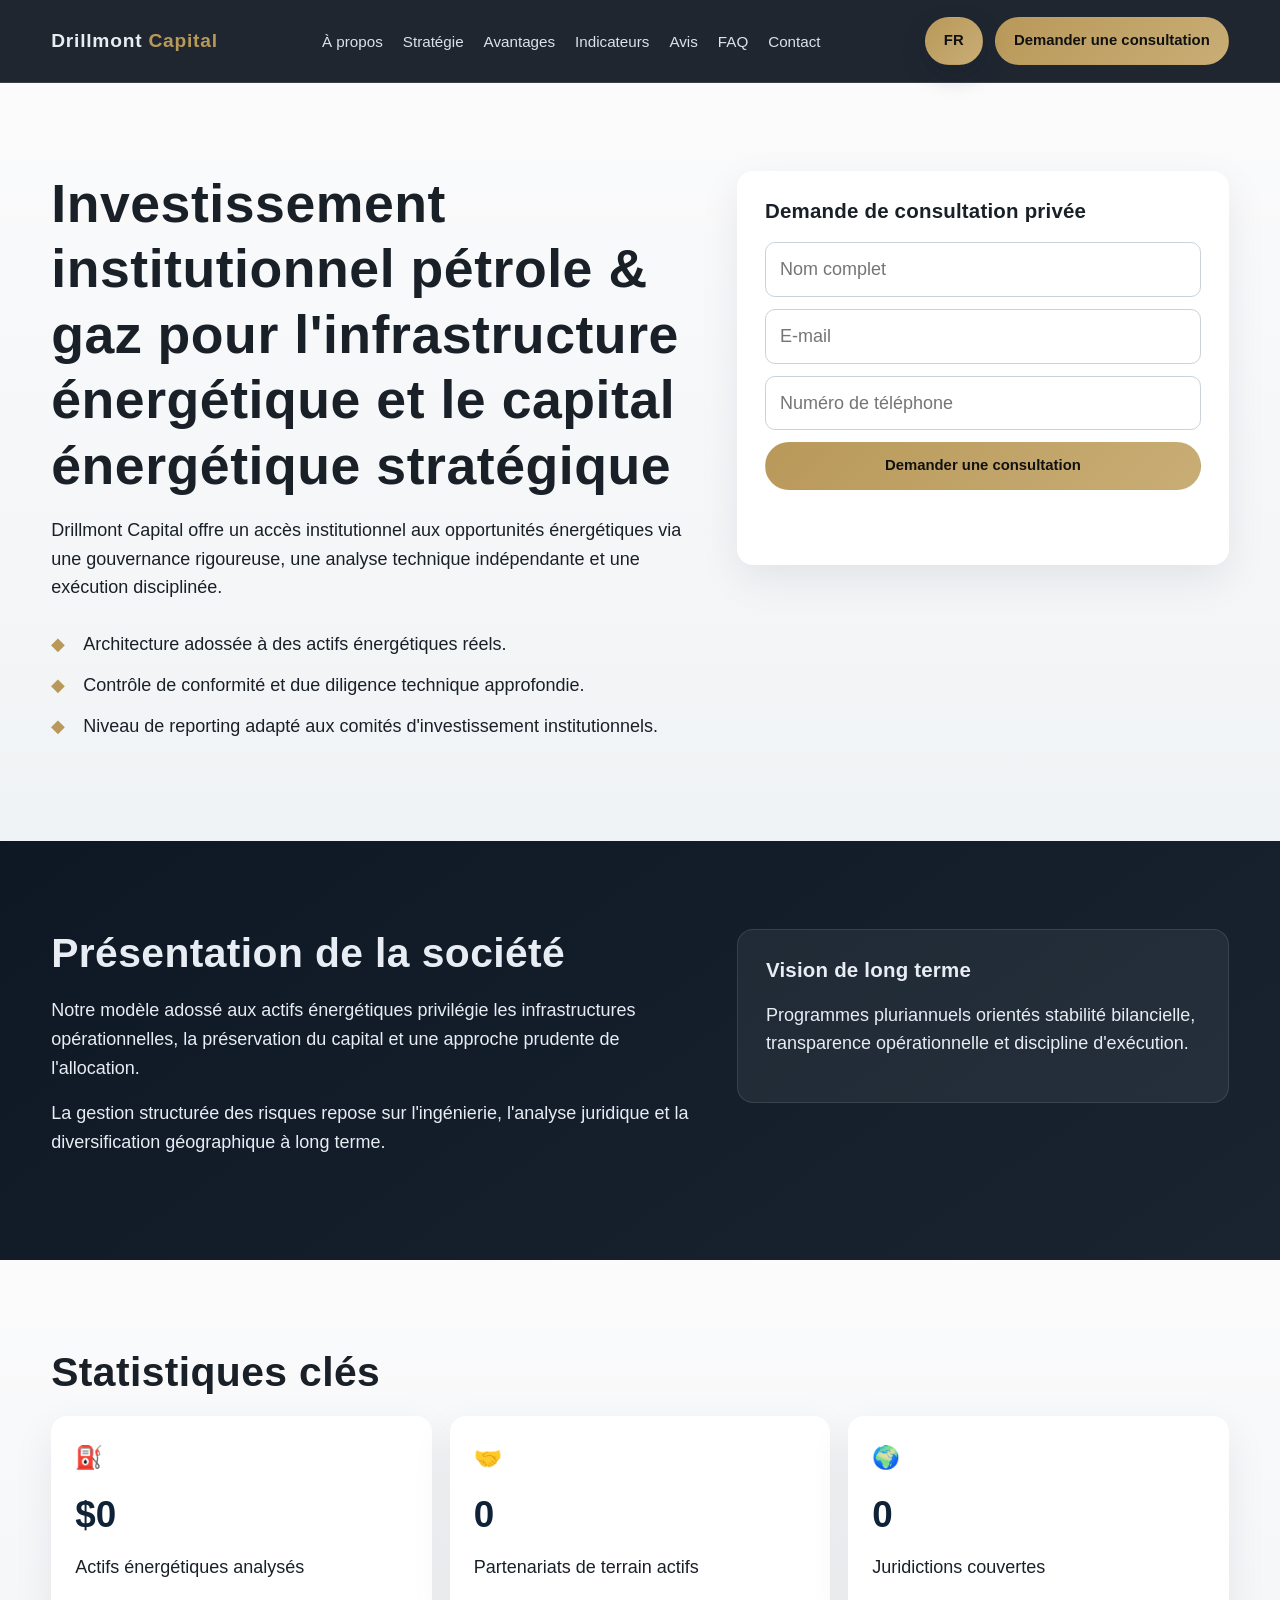
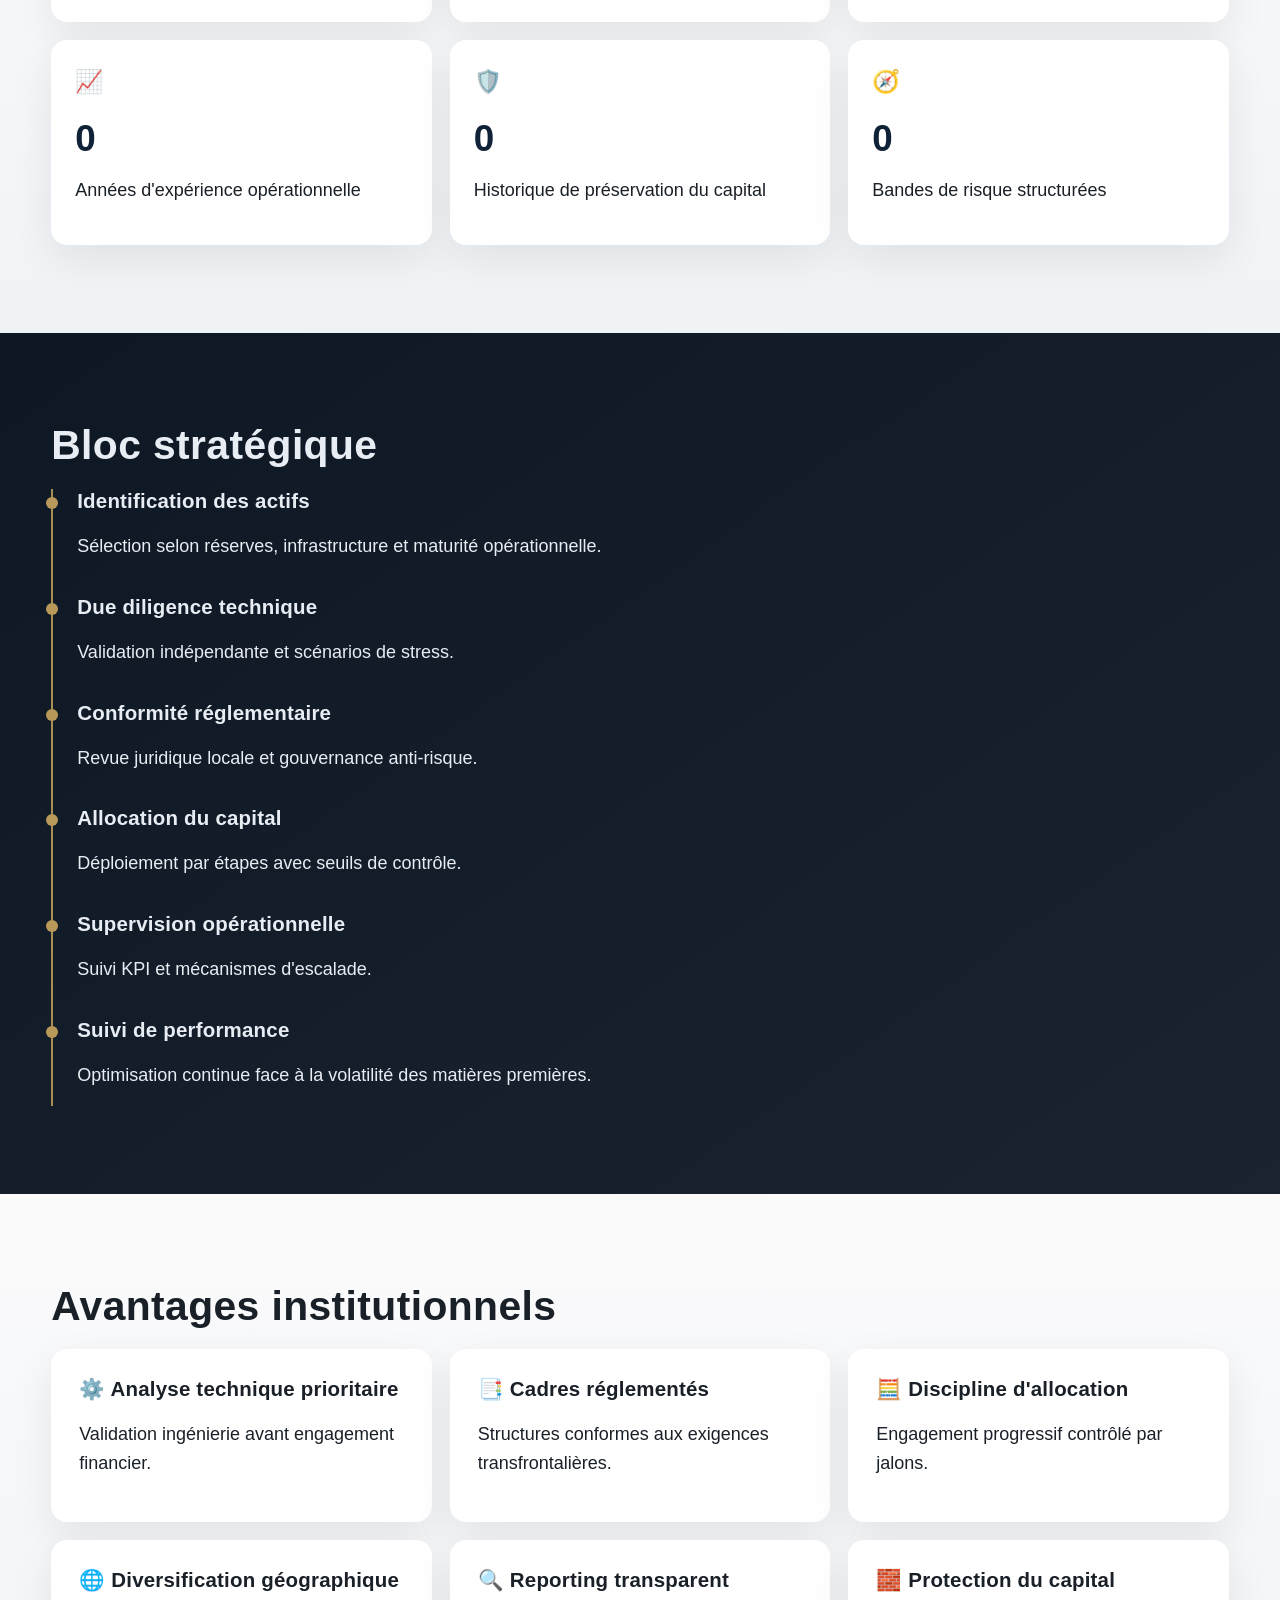
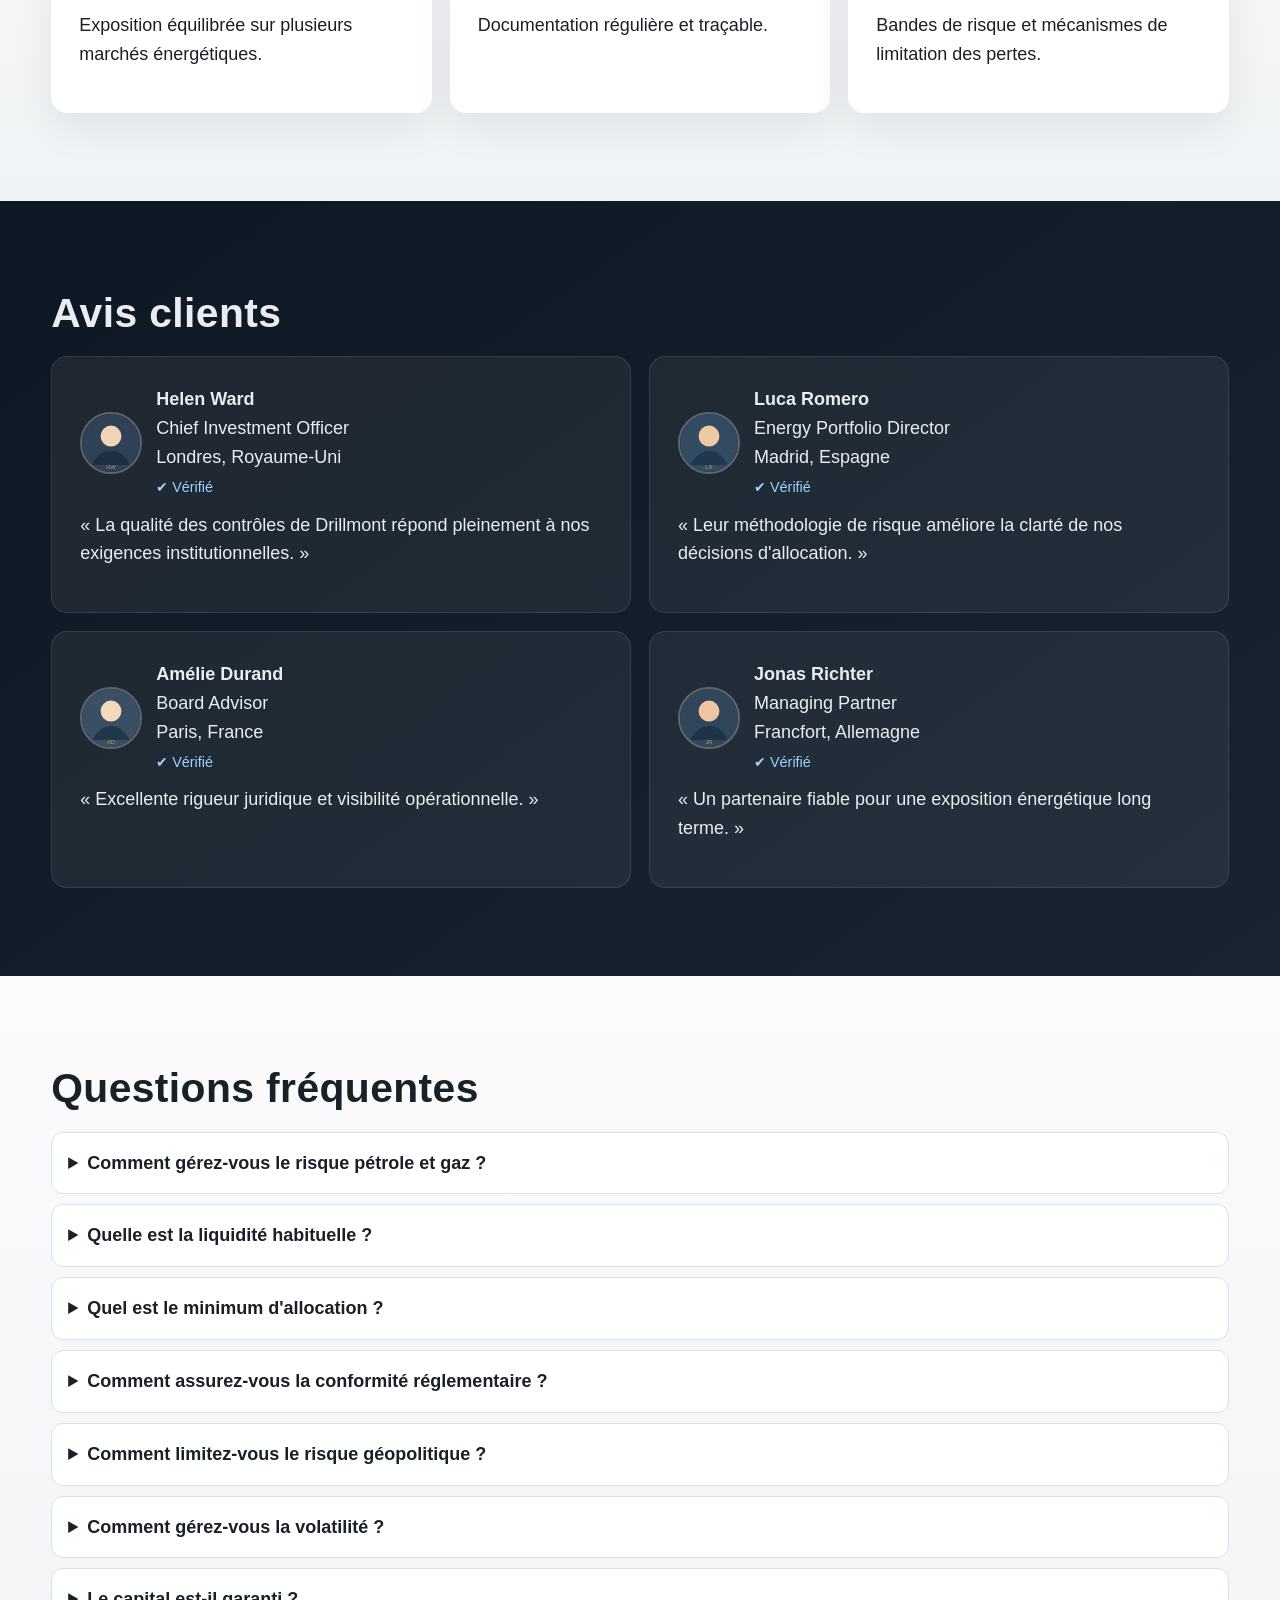
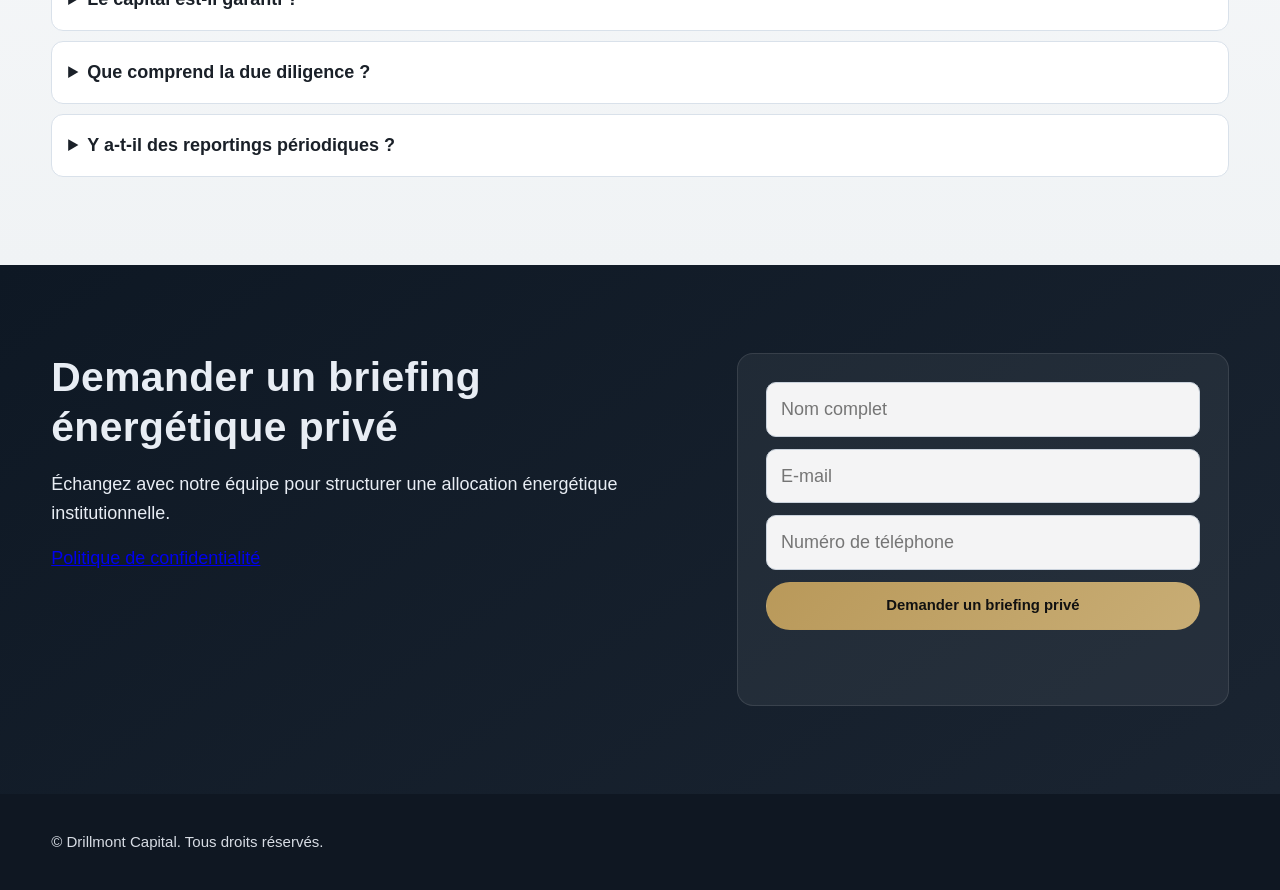
<file: fr/index.html>
<!doctype html>
<html lang="fr"><head><meta charset="UTF-8"><meta name="viewport" content="width=device-width,initial-scale=1"><title>Drillmont Capital | Investissement pétrole & gaz et capital énergétique stratégique</title><meta name="description" content="Drillmont Capital est une société institutionnelle d'investissement pétrole et gaz dédiée au capital énergétique stratégique, à l'infrastructure et à la préservation du capital."><link rel="icon" href="../assets/favicon.svg" type="image/svg+xml"><link rel="stylesheet" href="../assets/styles.css"></head>
<body>
<header class="site-header"><div class="container header-row"><a class="logo" href="../index.html">Drillmont <span>Capital</span></a><nav class="main-nav"><ul><li><a href="#about">À propos</a></li><li><a href="#strategy">Stratégie</a></li><li><a href="#advantages">Avantages</a></li><li><a href="#metrics">Indicateurs</a></li><li><a href="#reviews">Avis</a></li><li><a href="#faq">FAQ</a></li><li><a href="#contact">Contact</a></li></ul></nav><div class="header-actions"><div class="lang-switcher"><button class="lang-trigger" type="button" aria-expanded="false">FR</button><div class="lang-menu"><a href="../index.html">EN</a><a href="../de/index.html">DE</a><a href="../fr/index.html">FR</a><a href="../es/index.html">ES</a><a href="../it/index.html">IT</a></div></div><a class="btn" href="#contact">Demander une consultation</a><button class="burger" aria-expanded="false"><span></span><span></span><span></span></button></div></div></header>
<div class="drawer-backdrop"></div><aside class="mobile-drawer"><a href="#about">À propos</a><a href="#strategy">Stratégie</a><a href="#advantages">Avantages</a><a href="#metrics">Indicateurs</a><a href="#reviews">Avis</a><a href="#faq">FAQ</a><a href="#contact">Contact</a><div class="lang-switcher"><button class="lang-trigger" type="button" aria-expanded="false">Français</button><div class="lang-menu"><a href="../index.html">English</a><a href="../de/index.html">Deutsch</a><a href="../fr/index.html">Français</a><a href="../es/index.html">Español</a><a href="../it/index.html">Italiano</a></div></div></aside>

<section class="section section-light" id="about"><div class="container hero-grid"><div><h1>Investissement institutionnel pétrole &amp; gaz pour l'infrastructure énergétique et le capital énergétique stratégique</h1><p>Drillmont Capital offre un accès institutionnel aux opportunités énergétiques via une gouvernance rigoureuse, une analyse technique indépendante et une exécution disciplinée.</p><ul class="trust-list"><li>Architecture adossée à des actifs énergétiques réels.</li><li>Contrôle de conformité et due diligence technique approfondie.</li><li>Niveau de reporting adapté aux comités d'investissement institutionnels.</li></ul></div><div class="card"><h3>Demande de consultation privée</h3><form class="form-grid" data-demo-form="true"><input type="text" placeholder="Nom complet" required><input type="email" placeholder="E-mail" required><input type="tel" placeholder="Numéro de téléphone" required><button class="btn" type="submit">Demander une consultation</button><div class="submit-msg"></div></form></div></div></section>
<section class="section section-dark"><div class="container overview-grid"><div><h2>Présentation de la société</h2><p>Notre modèle adossé aux actifs énergétiques privilégie les infrastructures opérationnelles, la préservation du capital et une approche prudente de l'allocation.</p><p>La gestion structurée des risques repose sur l'ingénierie, l'analyse juridique et la diversification géographique à long terme.</p></div><div class="card"><h3>Vision de long terme</h3><p>Programmes pluriannuels orientés stabilité bilancielle, transparence opérationnelle et discipline d'exécution.</p></div></div></section>
<section class="section section-light" id="metrics"><div class="container"><h2>Statistiques clés</h2><div class="stats-grid"><article class="stat-card"><div class="stat-icon">⛽</div><div class="stat-value" data-counter-target="24" data-prefix="$" data-suffix="00M+">$0</div><p>Actifs énergétiques analysés</p></article><article class="stat-card"><div class="stat-icon">🤝</div><div class="stat-value" data-counter-target="120" data-suffix="+">0</div><p>Partenariats de terrain actifs</p></article><article class="stat-card"><div class="stat-icon">🌍</div><div class="stat-value" data-counter-target="18">0</div><p>Juridictions couvertes</p></article><article class="stat-card"><div class="stat-icon">📈</div><div class="stat-value" data-counter-target="14">0</div><p>Années d'expérience opérationnelle</p></article><article class="stat-card"><div class="stat-icon">🛡️</div><div class="stat-value" data-counter-target="94" data-suffix="%">0</div><p>Historique de préservation du capital</p></article><article class="stat-card"><div class="stat-icon">🧭</div><div class="stat-value" data-counter-target="6">0</div><p>Bandes de risque structurées</p></article></div></div></section>
<section class="section section-dark" id="strategy"><div class="container"><h2>Bloc stratégique</h2><div class="timeline"><div class="timeline-item"><h3>Identification des actifs</h3><p>Sélection selon réserves, infrastructure et maturité opérationnelle.</p></div><div class="timeline-item"><h3>Due diligence technique</h3><p>Validation indépendante et scénarios de stress.</p></div><div class="timeline-item"><h3>Conformité réglementaire</h3><p>Revue juridique locale et gouvernance anti-risque.</p></div><div class="timeline-item"><h3>Allocation du capital</h3><p>Déploiement par étapes avec seuils de contrôle.</p></div><div class="timeline-item"><h3>Supervision opérationnelle</h3><p>Suivi KPI et mécanismes d'escalade.</p></div><div class="timeline-item"><h3>Suivi de performance</h3><p>Optimisation continue face à la volatilité des matières premières.</p></div></div></div></section>
<section class="section section-light" id="advantages"><div class="container"><h2>Avantages institutionnels</h2><div class="adv-grid"><article class="card"><h3>⚙️ Analyse technique prioritaire</h3><p>Validation ingénierie avant engagement financier.</p></article><article class="card"><h3>📑 Cadres réglementés</h3><p>Structures conformes aux exigences transfrontalières.</p></article><article class="card"><h3>🧮 Discipline d'allocation</h3><p>Engagement progressif contrôlé par jalons.</p></article><article class="card"><h3>🌐 Diversification géographique</h3><p>Exposition équilibrée sur plusieurs marchés énergétiques.</p></article><article class="card"><h3>🔍 Reporting transparent</h3><p>Documentation régulière et traçable.</p></article><article class="card"><h3>🧱 Protection du capital</h3><p>Bandes de risque et mécanismes de limitation des pertes.</p></article></div></div></section>
<section class="section section-dark" id="reviews"><div class="container"><h2>Avis clients</h2><div class="review-grid"><article class="card"><div class="testimonial-head"><img class="avatar" src="../assets/avatars/avatar-1.svg" alt="Helen Ward"><div><strong>Helen Ward</strong><br>Chief Investment Officer<br>Londres, Royaume-Uni<br><span class="badge">✔ Vérifié</span></div></div><p>« La qualité des contrôles de Drillmont répond pleinement à nos exigences institutionnelles. »</p></article><article class="card"><div class="testimonial-head"><img class="avatar" src="../assets/avatars/avatar-2.svg" alt="Luca Romero"><div><strong>Luca Romero</strong><br>Energy Portfolio Director<br>Madrid, Espagne<br><span class="badge">✔ Vérifié</span></div></div><p>« Leur méthodologie de risque améliore la clarté de nos décisions d'allocation. »</p></article><article class="card"><div class="testimonial-head"><img class="avatar" src="../assets/avatars/avatar-3.svg" alt="Amelie Durand"><div><strong>Amélie Durand</strong><br>Board Advisor<br>Paris, France<br><span class="badge">✔ Vérifié</span></div></div><p>« Excellente rigueur juridique et visibilité opérationnelle. »</p></article><article class="card"><div class="testimonial-head"><img class="avatar" src="../assets/avatars/avatar-4.svg" alt="Jonas Richter"><div><strong>Jonas Richter</strong><br>Managing Partner<br>Francfort, Allemagne<br><span class="badge">✔ Vérifié</span></div></div><p>« Un partenaire fiable pour une exposition énergétique long terme. »</p></article></div></div></section>
<section class="section section-light faq" id="faq"><div class="container"><h2>Questions fréquentes</h2><details><summary>Comment gérez-vous le risque pétrole et gaz ?</summary><p>Par validation technique, scénarios de prix et allocation progressive du capital.</p></details><details><summary>Quelle est la liquidité habituelle ?</summary><p>Les structures sont généralement orientées moyen et long terme.</p></details><details><summary>Quel est le minimum d'allocation ?</summary><p>Défini selon le mandat, la juridiction et l'adéquation investisseur.</p></details><details><summary>Comment assurez-vous la conformité réglementaire ?</summary><p>Revue juridique locale, AML/KYC et contrôle continu.</p></details><details><summary>Comment limitez-vous le risque géopolitique ?</summary><p>Diversification, limites d'exposition et protections contractuelles.</p></details><details><summary>Comment gérez-vous la volatilité ?</summary><p>Stress tests, ajustement du portefeuille et veille active des marchés.</p></details><details><summary>Le capital est-il garanti ?</summary><p>Non, le capital est à risque et aucun rendement n'est garanti.</p></details><details><summary>Que comprend la due diligence ?</summary><p>Analyses techniques, juridiques, opérationnelles, environnementales et financières.</p></details><details><summary>Y a-t-il des reportings périodiques ?</summary><p>Oui, avec KPI et indicateurs de risque institutionnels.</p></details></div></section>
<section class="section section-dark" id="contact"><div class="container contact-grid"><div><h2>Demander un briefing énergétique privé</h2><p>Échangez avec notre équipe pour structurer une allocation énergétique institutionnelle.</p><p><a href="#" data-open-privacy>Politique de confidentialité</a></p></div><div class="card"><form class="form-grid" data-demo-form="true"><input type="text" placeholder="Nom complet" required><input type="email" placeholder="E-mail" required><input type="tel" placeholder="Numéro de téléphone" required><button class="btn" type="submit">Demander un briefing privé</button><div class="submit-msg"></div></form></div></div></section>
<footer class="footer"><div class="container">© Drillmont Capital. Tous droits réservés.</div></footer>
<div class="modal" id="privacy-modal"><div class="modal-backdrop"></div><div class="modal-panel"><button class="modal-close" data-close-privacy>×</button><h2>Politique de confidentialité</h2><h3>Introduction</h3><p>Cette politique décrit la collecte et le traitement des données personnelles dans le cadre de nos échanges relatifs au capital énergétique stratégique.</p><h3>Définitions</h3><p>Les données personnelles sont toute information relative à une personne identifiable. Le traitement inclut la collecte, la conservation, l'analyse et la transmission.</p><h3>Traitement des données</h3><p>Nous traitons les coordonnées, l'historique de communication et les informations d'adéquation investisseur.</p><h3>Base légale</h3><p>Consentement, exécution contractuelle, obligations légales et intérêt légitime.</p><h3>Divulgation des risques des marchés énergétiques</h3><p>Les marchés énergétiques sont exposés à la volatilité des matières premières, aux risques opérationnels, réglementaires et géopolitiques.</p><h3>Capital à risque</h3><p>Tout investissement comporte un risque de perte partielle ou totale du capital.</p><h3>Volatilité des matières premières</h3><p>Les valorisations peuvent varier selon l'offre et la demande mondiales.</p><h3>Risque géopolitique</h3><p>Les sanctions, changements fiscaux et tensions internationales peuvent affecter la performance.</p><h3>Aucun rendement garanti</h3><p>Les performances passées ne préjugent pas des résultats futurs.</p><h3>Conservation des données</h3><p>Les données sont conservées pendant la durée nécessaire aux obligations légales et opérationnelles.</p><h3>Droits des utilisateurs</h3><p>Droit d'accès, rectification, effacement, portabilité et limitation du traitement.</p><h3>Conformité RGPD</h3><p>Les personnes de l'UE/EEE disposent des droits prévus par le RGPD.</p><h3>Transferts internationaux</h3><p>En cas de transfert hors UE, des garanties appropriées sont appliquées.</p><h3>Mises à jour</h3><p>Cette politique peut être mise à jour selon les évolutions légales et opérationnelles.</p><h3>Contact</h3><p>privacy@drillmont-capital.example</p><div class="modal-actions"><button class="btn" data-close-privacy>Fermer</button></div></div></div>
<script src="../assets/main.js"></script>
</body></html>
</file>
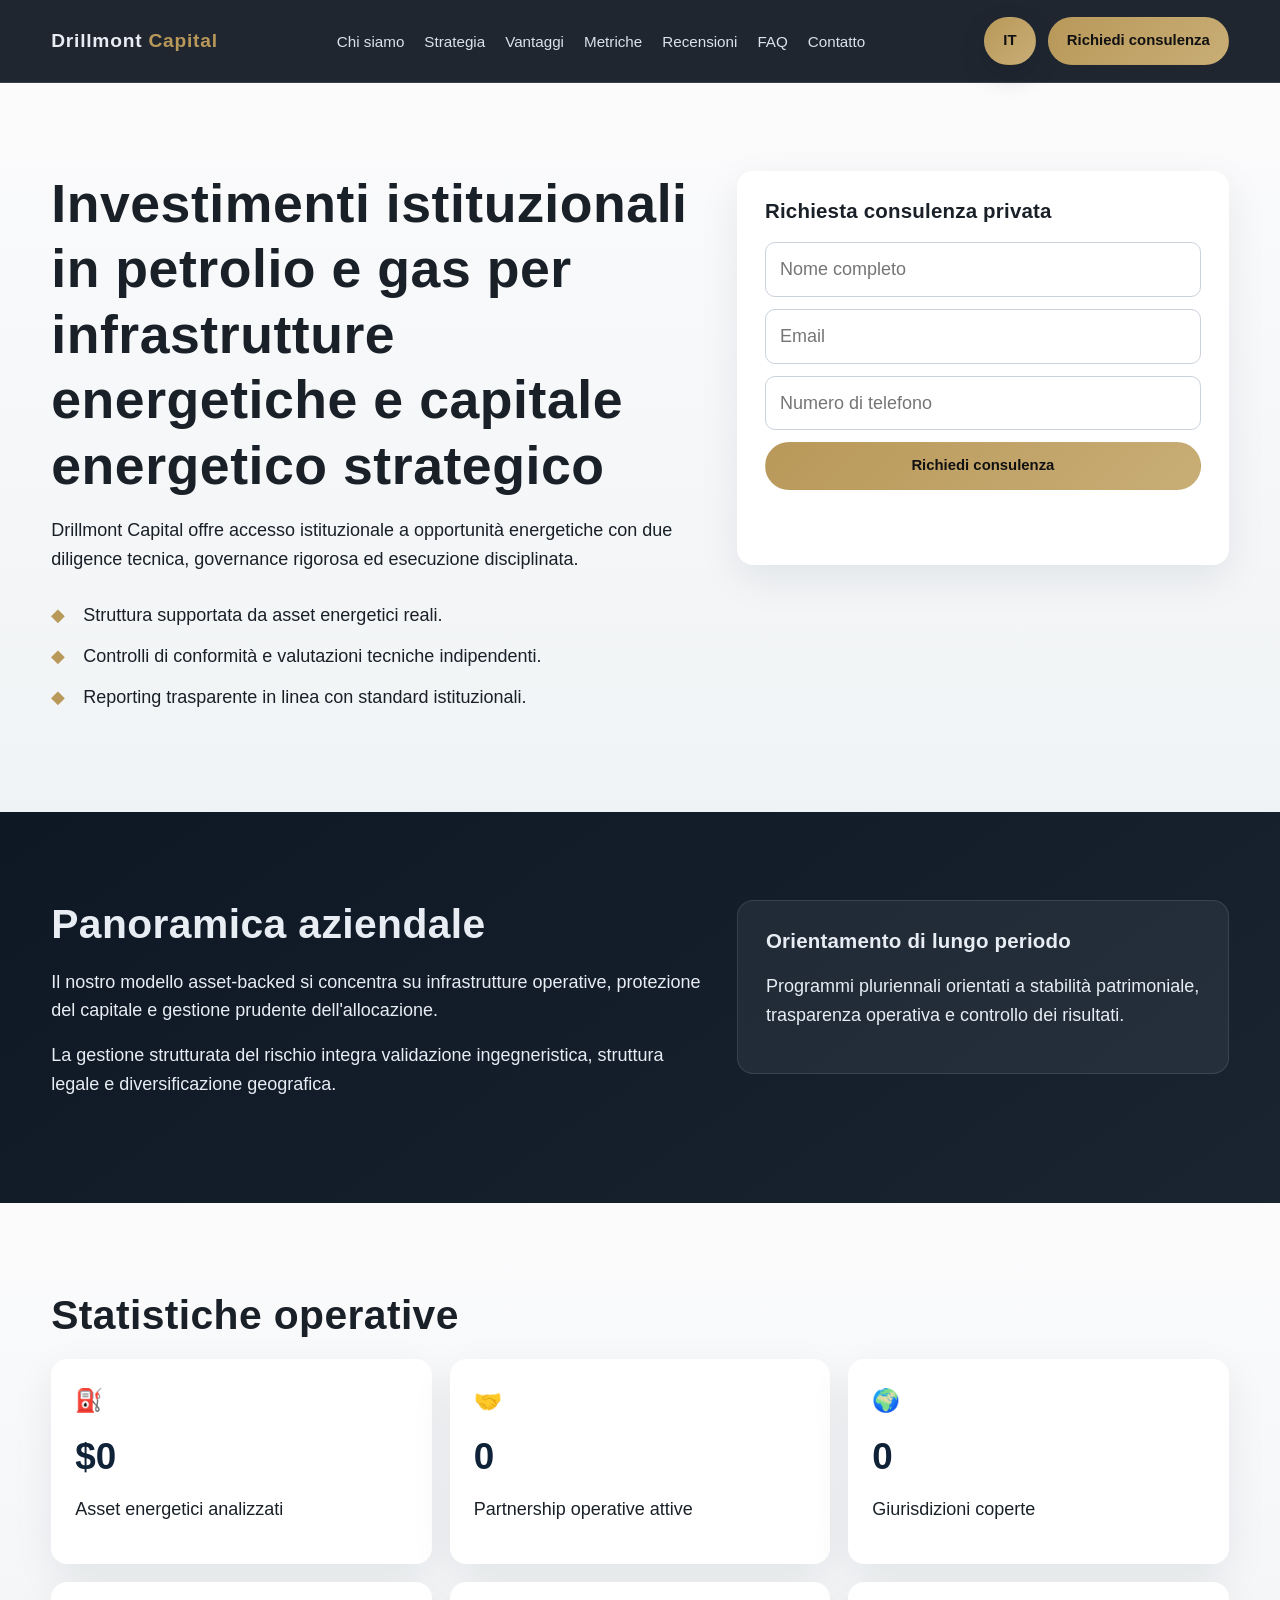
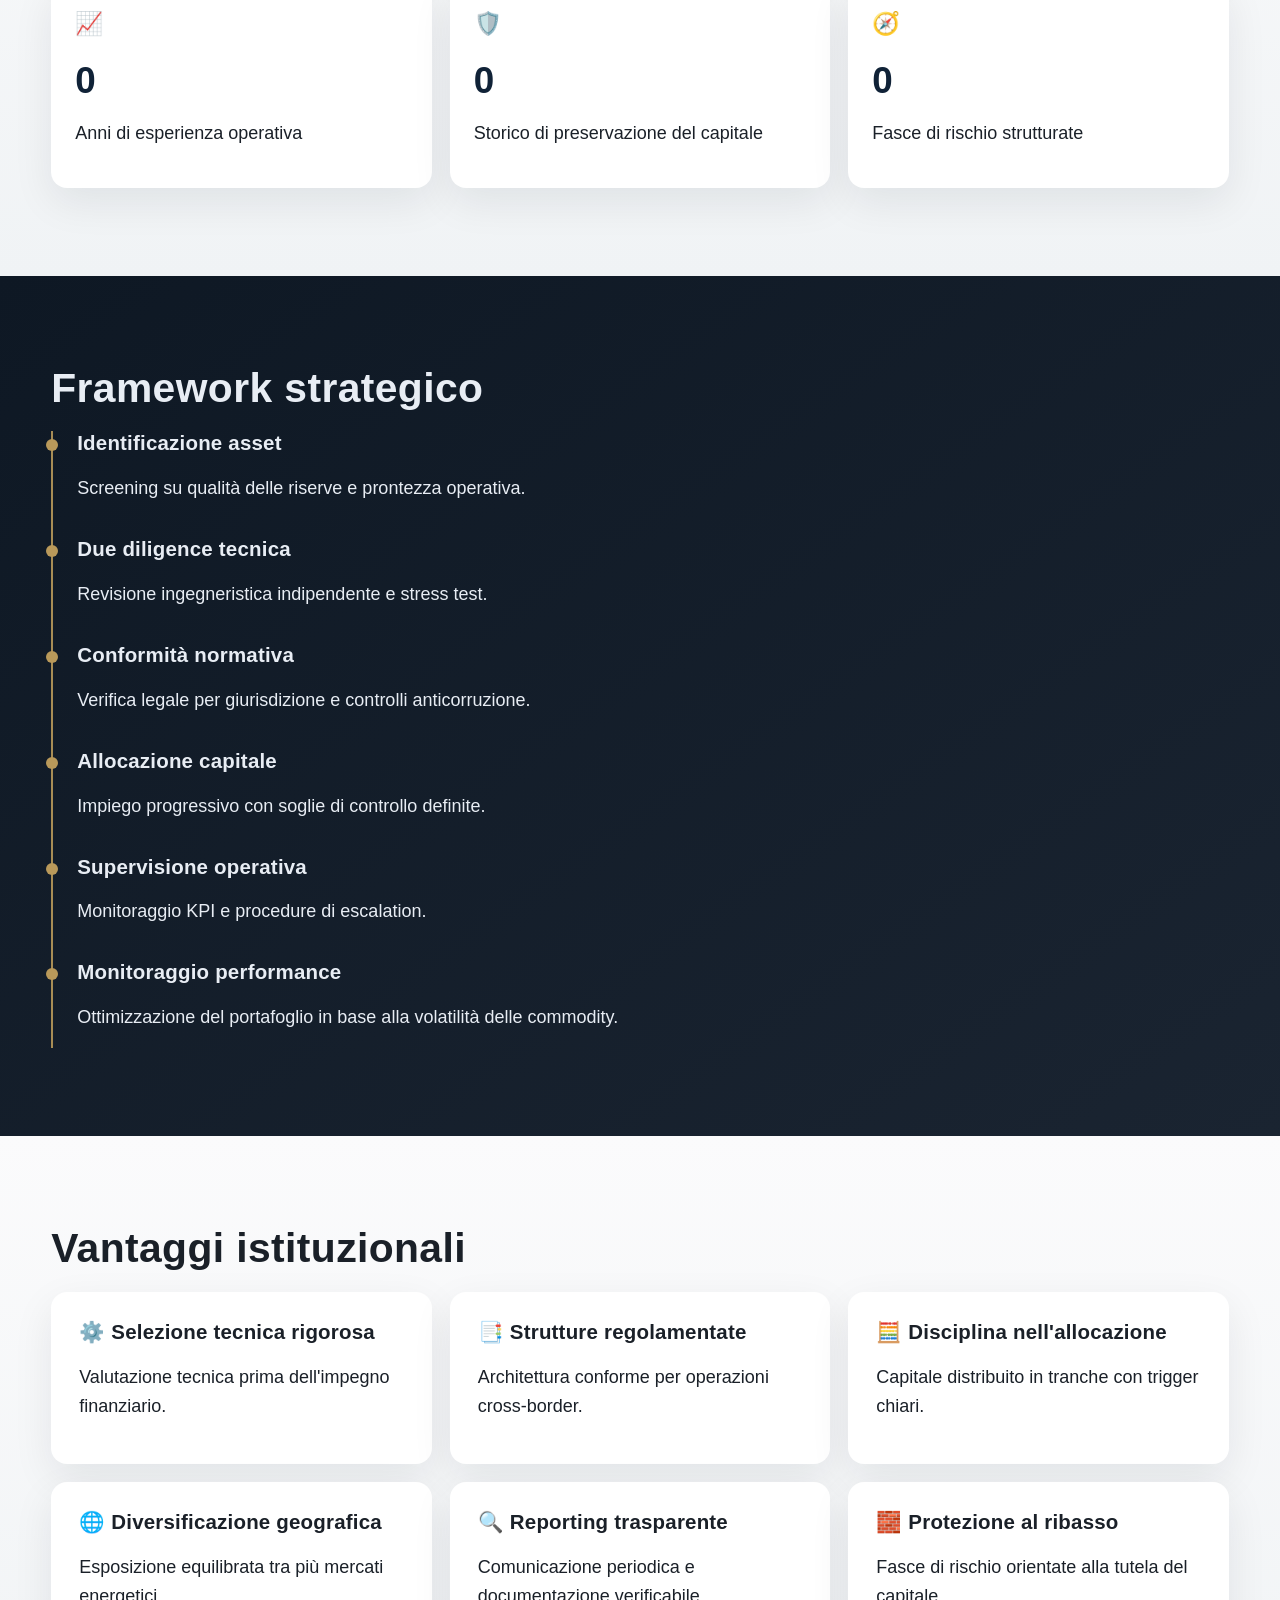
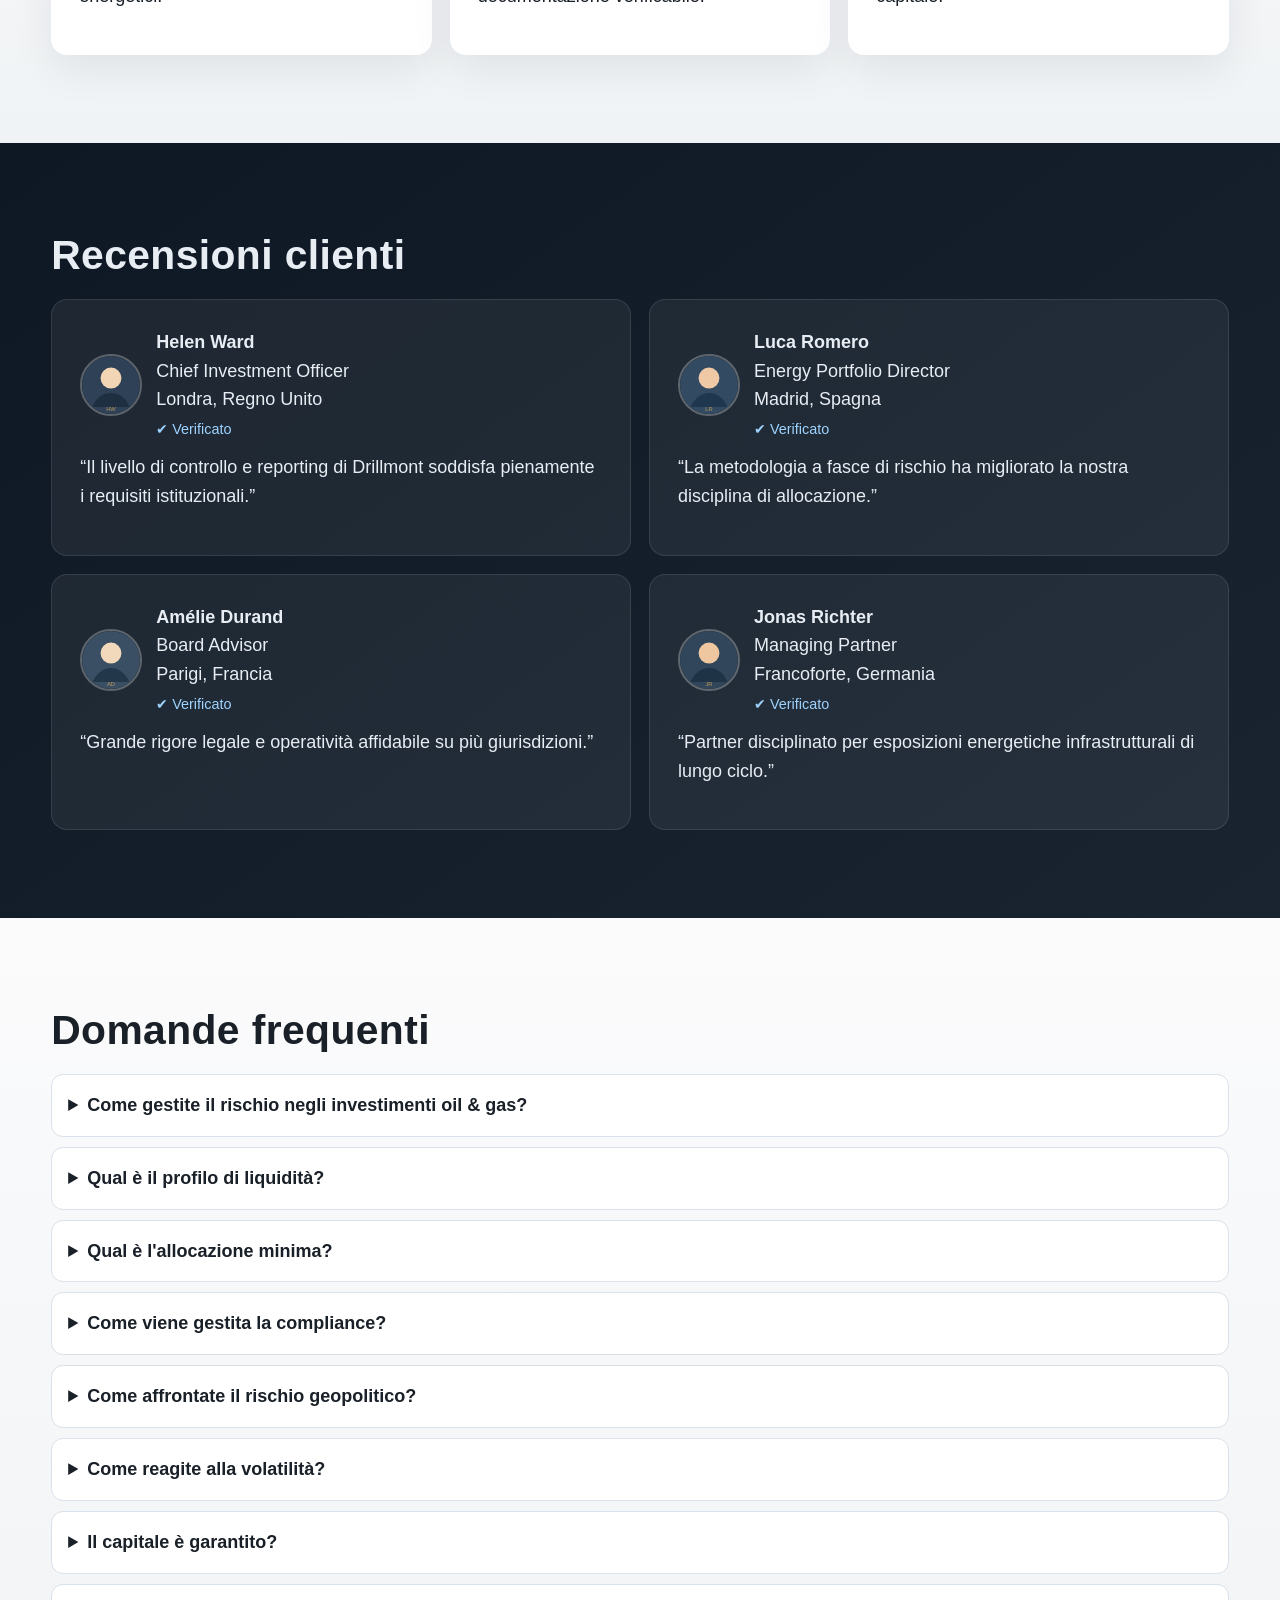
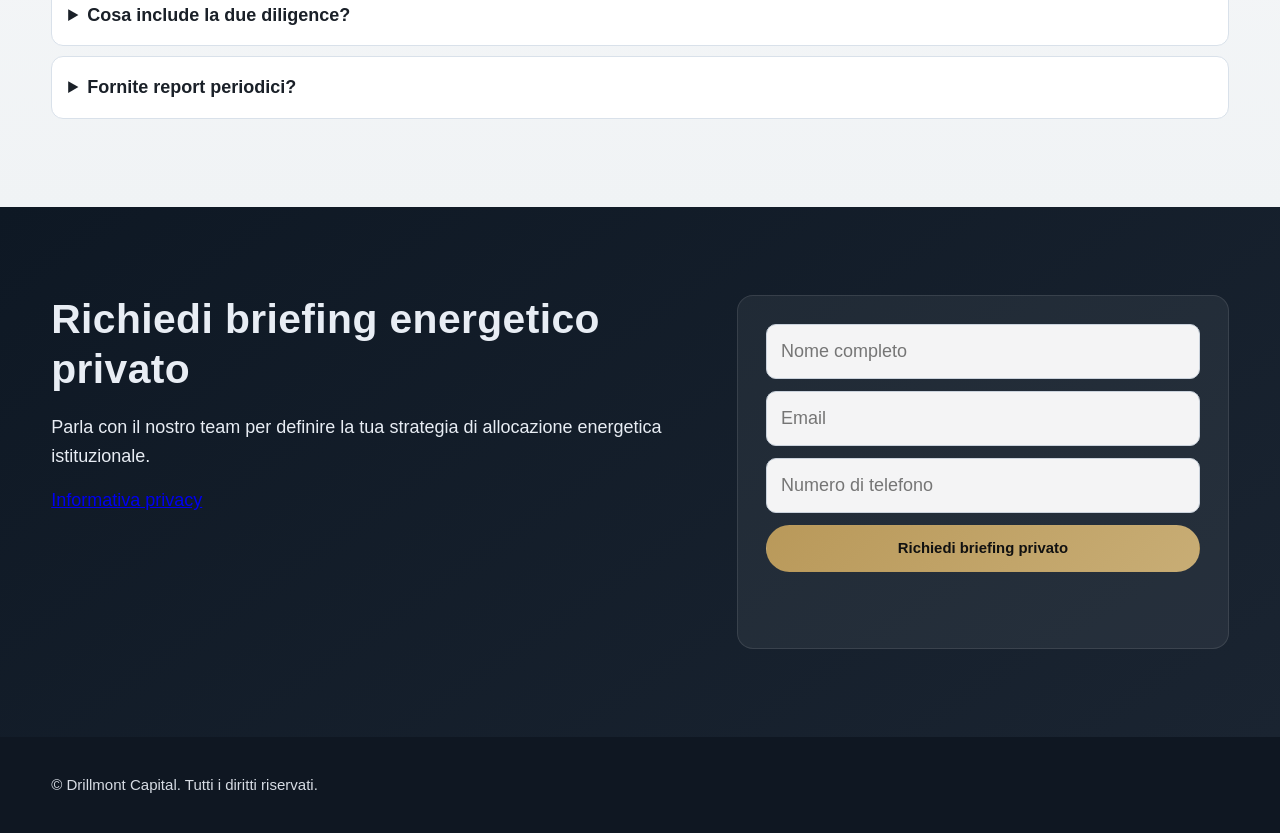
<file: it/index.html>
<!doctype html>
<html lang="it"><head><meta charset="UTF-8"><meta name="viewport" content="width=device-width,initial-scale=1"><title>Drillmont Capital | Investimenti petrolio e gas e capitale energetico strategico</title><meta name="description" content="Drillmont Capital è una società istituzionale di investimento in petrolio e gas focalizzata su capitale energetico strategico, infrastrutture e tutela del capitale."><link rel="icon" href="../assets/favicon.svg" type="image/svg+xml"><link rel="stylesheet" href="../assets/styles.css"></head>
<body>
<header class="site-header"><div class="container header-row"><a class="logo" href="../index.html">Drillmont <span>Capital</span></a><nav class="main-nav"><ul><li><a href="#about">Chi siamo</a></li><li><a href="#strategy">Strategia</a></li><li><a href="#advantages">Vantaggi</a></li><li><a href="#metrics">Metriche</a></li><li><a href="#reviews">Recensioni</a></li><li><a href="#faq">FAQ</a></li><li><a href="#contact">Contatto</a></li></ul></nav><div class="header-actions"><div class="lang-switcher"><button class="lang-trigger" type="button" aria-expanded="false">IT</button><div class="lang-menu"><a href="../index.html">EN</a><a href="../de/index.html">DE</a><a href="../fr/index.html">FR</a><a href="../es/index.html">ES</a><a href="../it/index.html">IT</a></div></div><a class="btn" href="#contact">Richiedi consulenza</a><button class="burger" aria-expanded="false"><span></span><span></span><span></span></button></div></div></header>
<div class="drawer-backdrop"></div><aside class="mobile-drawer"><a href="#about">Chi siamo</a><a href="#strategy">Strategia</a><a href="#advantages">Vantaggi</a><a href="#metrics">Metriche</a><a href="#reviews">Recensioni</a><a href="#faq">FAQ</a><a href="#contact">Contatto</a><div class="lang-switcher"><button class="lang-trigger" type="button" aria-expanded="false">Italiano</button><div class="lang-menu"><a href="../index.html">English</a><a href="../de/index.html">Deutsch</a><a href="../fr/index.html">Français</a><a href="../es/index.html">Español</a><a href="../it/index.html">Italiano</a></div></div></aside>

<section class="section section-light" id="about"><div class="container hero-grid"><div><h1>Investimenti istituzionali in petrolio e gas per infrastrutture energetiche e capitale energetico strategico</h1><p>Drillmont Capital offre accesso istituzionale a opportunità energetiche con due diligence tecnica, governance rigorosa ed esecuzione disciplinata.</p><ul class="trust-list"><li>Struttura supportata da asset energetici reali.</li><li>Controlli di conformità e valutazioni tecniche indipendenti.</li><li>Reporting trasparente in linea con standard istituzionali.</li></ul></div><div class="card"><h3>Richiesta consulenza privata</h3><form class="form-grid" data-demo-form="true"><input type="text" placeholder="Nome completo" required><input type="email" placeholder="Email" required><input type="tel" placeholder="Numero di telefono" required><button class="btn" type="submit">Richiedi consulenza</button><div class="submit-msg"></div></form></div></div></section>
<section class="section section-dark"><div class="container overview-grid"><div><h2>Panoramica aziendale</h2><p>Il nostro modello asset-backed si concentra su infrastrutture operative, protezione del capitale e gestione prudente dell'allocazione.</p><p>La gestione strutturata del rischio integra validazione ingegneristica, struttura legale e diversificazione geografica.</p></div><div class="card"><h3>Orientamento di lungo periodo</h3><p>Programmi pluriennali orientati a stabilità patrimoniale, trasparenza operativa e controllo dei risultati.</p></div></div></section>
<section class="section section-light" id="metrics"><div class="container"><h2>Statistiche operative</h2><div class="stats-grid"><article class="stat-card"><div class="stat-icon">⛽</div><div class="stat-value" data-counter-target="24" data-prefix="$" data-suffix="00M+">$0</div><p>Asset energetici analizzati</p></article><article class="stat-card"><div class="stat-icon">🤝</div><div class="stat-value" data-counter-target="120" data-suffix="+">0</div><p>Partnership operative attive</p></article><article class="stat-card"><div class="stat-icon">🌍</div><div class="stat-value" data-counter-target="18">0</div><p>Giurisdizioni coperte</p></article><article class="stat-card"><div class="stat-icon">📈</div><div class="stat-value" data-counter-target="14">0</div><p>Anni di esperienza operativa</p></article><article class="stat-card"><div class="stat-icon">🛡️</div><div class="stat-value" data-counter-target="94" data-suffix="%">0</div><p>Storico di preservazione del capitale</p></article><article class="stat-card"><div class="stat-icon">🧭</div><div class="stat-value" data-counter-target="6">0</div><p>Fasce di rischio strutturate</p></article></div></div></section>
<section class="section section-dark" id="strategy"><div class="container"><h2>Framework strategico</h2><div class="timeline"><div class="timeline-item"><h3>Identificazione asset</h3><p>Screening su qualità delle riserve e prontezza operativa.</p></div><div class="timeline-item"><h3>Due diligence tecnica</h3><p>Revisione ingegneristica indipendente e stress test.</p></div><div class="timeline-item"><h3>Conformità normativa</h3><p>Verifica legale per giurisdizione e controlli anticorruzione.</p></div><div class="timeline-item"><h3>Allocazione capitale</h3><p>Impiego progressivo con soglie di controllo definite.</p></div><div class="timeline-item"><h3>Supervisione operativa</h3><p>Monitoraggio KPI e procedure di escalation.</p></div><div class="timeline-item"><h3>Monitoraggio performance</h3><p>Ottimizzazione del portafoglio in base alla volatilità delle commodity.</p></div></div></div></section>
<section class="section section-light" id="advantages"><div class="container"><h2>Vantaggi istituzionali</h2><div class="adv-grid"><article class="card"><h3>⚙️ Selezione tecnica rigorosa</h3><p>Valutazione tecnica prima dell'impegno finanziario.</p></article><article class="card"><h3>📑 Strutture regolamentate</h3><p>Architettura conforme per operazioni cross-border.</p></article><article class="card"><h3>🧮 Disciplina nell'allocazione</h3><p>Capitale distribuito in tranche con trigger chiari.</p></article><article class="card"><h3>🌐 Diversificazione geografica</h3><p>Esposizione equilibrata tra più mercati energetici.</p></article><article class="card"><h3>🔍 Reporting trasparente</h3><p>Comunicazione periodica e documentazione verificabile.</p></article><article class="card"><h3>🧱 Protezione al ribasso</h3><p>Fasce di rischio orientate alla tutela del capitale.</p></article></div></div></section>
<section class="section section-dark" id="reviews"><div class="container"><h2>Recensioni clienti</h2><div class="review-grid"><article class="card"><div class="testimonial-head"><img class="avatar" src="../assets/avatars/avatar-1.svg" alt="Helen Ward"><div><strong>Helen Ward</strong><br>Chief Investment Officer<br>Londra, Regno Unito<br><span class="badge">✔ Verificato</span></div></div><p>“Il livello di controllo e reporting di Drillmont soddisfa pienamente i requisiti istituzionali.”</p></article><article class="card"><div class="testimonial-head"><img class="avatar" src="../assets/avatars/avatar-2.svg" alt="Luca Romero"><div><strong>Luca Romero</strong><br>Energy Portfolio Director<br>Madrid, Spagna<br><span class="badge">✔ Verificato</span></div></div><p>“La metodologia a fasce di rischio ha migliorato la nostra disciplina di allocazione.”</p></article><article class="card"><div class="testimonial-head"><img class="avatar" src="../assets/avatars/avatar-3.svg" alt="Amelie Durand"><div><strong>Amélie Durand</strong><br>Board Advisor<br>Parigi, Francia<br><span class="badge">✔ Verificato</span></div></div><p>“Grande rigore legale e operatività affidabile su più giurisdizioni.”</p></article><article class="card"><div class="testimonial-head"><img class="avatar" src="../assets/avatars/avatar-4.svg" alt="Jonas Richter"><div><strong>Jonas Richter</strong><br>Managing Partner<br>Francoforte, Germania<br><span class="badge">✔ Verificato</span></div></div><p>“Partner disciplinato per esposizioni energetiche infrastrutturali di lungo ciclo.”</p></article></div></div></section>
<section class="section section-light faq" id="faq"><div class="container"><h2>Domande frequenti</h2><details><summary>Come gestite il rischio negli investimenti oil & gas?</summary><p>Con validazione tecnica, scenari di stress e rilascio graduale del capitale.</p></details><details><summary>Qual è il profilo di liquidità?</summary><p>In genere medio-lungo termine, variabile per struttura e fase del progetto.</p></details><details><summary>Qual è l'allocazione minima?</summary><p>Dipende da mandato, giurisdizione e verifica di adeguatezza.</p></details><details><summary>Come viene gestita la compliance?</summary><p>Con revisione legale locale, framework AML/KYC e monitoraggio continuo.</p></details><details><summary>Come affrontate il rischio geopolitico?</summary><p>Diversificazione, limiti di esposizione e protezioni contrattuali.</p></details><details><summary>Come reagite alla volatilità?</summary><p>Con pianificazione di scenario e ribilanciamento attivo del portafoglio.</p></details><details><summary>Il capitale è garantito?</summary><p>No, il capitale è a rischio e non sono previsti rendimenti garantiti.</p></details><details><summary>Cosa include la due diligence?</summary><p>Analisi tecnica, legale, operativa, ambientale e finanziaria.</p></details><details><summary>Fornite report periodici?</summary><p>Sì, con KPI e indicatori di rischio in formato istituzionale.</p></details></div></section>
<section class="section section-dark" id="contact"><div class="container contact-grid"><div><h2>Richiedi briefing energetico privato</h2><p>Parla con il nostro team per definire la tua strategia di allocazione energetica istituzionale.</p><p><a href="#" data-open-privacy>Informativa privacy</a></p></div><div class="card"><form class="form-grid" data-demo-form="true"><input type="text" placeholder="Nome completo" required><input type="email" placeholder="Email" required><input type="tel" placeholder="Numero di telefono" required><button class="btn" type="submit">Richiedi briefing privato</button><div class="submit-msg"></div></form></div></div></section>
<footer class="footer"><div class="container">© Drillmont Capital. Tutti i diritti riservati.</div></footer>
<div class="modal" id="privacy-modal"><div class="modal-backdrop"></div><div class="modal-panel"><button class="modal-close" data-close-privacy>×</button><h2>Informativa privacy</h2><h3>Introduzione</h3><p>Questa informativa descrive come Drillmont Capital raccoglie e tratta i dati personali nelle comunicazioni relative al capitale energetico strategico.</p><h3>Definizioni</h3><p>Dato personale: qualsiasi informazione riferita a una persona identificata o identificabile. Trattamento: raccolta, conservazione, analisi e trasmissione.</p><h3>Trattamento dei dati</h3><p>Trattiamo dati di contatto, storico comunicazioni e informazioni di adeguatezza per gestione consulenze e obblighi normativi.</p><h3>Base giuridica</h3><p>Consenso, necessità contrattuale, obblighi legali e legittimo interesse.</p><h3>Informativa rischi mercati energetici</h3><p>I mercati energetici sono soggetti a volatilità delle commodity, rischi operativi, variazioni normative e fattori geopolitici.</p><h3>Capitale a rischio</h3><p>Ogni investimento comporta rischio di perdita parziale o totale del capitale.</p><h3>Volatilità commodity</h3><p>Valori di petrolio, gas e infrastrutture possono subire oscillazioni significative.</p><h3>Rischio geopolitico</h3><p>Sanzioni, restrizioni commerciali e instabilità politica possono incidere sui risultati.</p><h3>Nessun rendimento garantito</h3><p>Le performance passate non garantiscono risultati futuri.</p><h3>Conservazione dati</h3><p>I dati sono conservati solo per il tempo necessario a fini legali e operativi.</p><h3>Diritti dell'utente</h3><p>Diritto di accesso, rettifica, cancellazione, portabilità e limitazione del trattamento.</p><h3>Conformità GDPR</h3><p>Per soggetti UE/SEE sono garantiti i diritti previsti dal GDPR.</p><h3>Trasferimenti internazionali</h3><p>In caso di trasferimento internazionale, applichiamo adeguate garanzie contrattuali.</p><h3>Aggiornamenti</h3><p>L'informativa può essere aggiornata in caso di cambi normativi o operativi.</p><h3>Contatto</h3><p>privacy@drillmont-capital.example</p><div class="modal-actions"><button class="btn" data-close-privacy>Chiudi</button></div></div></div>
<script src="../assets/main.js"></script>
</body></html>
</file>
<file: assets/styles.css>
:root {
  --bg-light: #f6f7f8;
  --bg-white: #ffffff;
  --bg-dark: linear-gradient(145deg, #0e1824, #1a2431);
  --text-main: #1a2028;
  --text-light: #e8edf4;
  --muted: #6a7380;
  --accent: #b9995a;
  --accent-2: #0d7a7a;
  --shadow: 0 14px 40px rgba(16, 26, 39, 0.08);
  --radius: 16px;
  --container: 1180px;
}

* { box-sizing: border-box; }
html { scroll-behavior: smooth; }
body {
  margin: 0;
  font-family: "Inter", "Segoe UI", Arial, sans-serif;
  font-size: 18px;
  line-height: 1.6;
  color: var(--text-main);
  background: var(--bg-light);
}

.container { width: min(var(--container), 92%); margin: 0 auto; }
.section { padding: 88px 0; }
.section-light { background: linear-gradient(180deg, #fbfbfc, #f0f3f5); }
.section-dark { background: var(--bg-dark); color: var(--text-light); }

h1, h2, h3, h4 { line-height: 1.22; margin: 0 0 18px; letter-spacing: 0.01em; }
h1 { font-size: clamp(2.1rem, 5vw, 3.35rem); }
h2 { font-size: clamp(1.8rem, 4vw, 2.55rem); }
h3 { font-size: 1.28rem; }
p { margin: 0 0 16px; }

.site-header {
  position: sticky;
  top: 0;
  z-index: 200;
  backdrop-filter: blur(10px);
  background: rgba(12, 20, 31, 0.92);
  color: var(--text-light);
  border-bottom: 1px solid rgba(255, 255, 255, 0.12);
}
.header-row {
  display: grid;
  grid-template-columns: auto 1fr auto;
  align-items: center;
  gap: 22px;
  min-height: 82px;
}
.logo {
  font-weight: 700;
  font-size: 1.2rem;
  color: var(--text-light);
  text-decoration: none;
  letter-spacing: .04em;
}
.logo span { color: var(--accent); }
.main-nav ul {
  list-style: none;
  display: flex;
  justify-content: center;
  gap: 20px;
  margin: 0;
  padding: 0;
}
.main-nav a {
  color: #dbe2ec;
  text-decoration: none;
  font-weight: 500;
  font-size: .95rem;
}
.main-nav a:hover { color: #fff; }

.header-actions { display: flex; align-items: center; gap: 12px; }
.lang-select,
.btn {
  appearance: none;
  border: 1px solid transparent;
  border-radius: 999px;
  padding: 11px 18px;
  font-size: .93rem;
  font-weight: 600;
  cursor: pointer;
}
.lang-select {
  background: rgba(255, 255, 255, 0.1);
  color: #eef3f7;
  border-color: rgba(255, 255, 255, 0.18);
}
.btn {
  background: linear-gradient(135deg, var(--accent), #c8ad75);
  color: #111;
  text-decoration: none;
  display: inline-block;
}
.btn:hover { filter: brightness(1.05); }

.burger {
  display: none;
  background: transparent;
  border: 0;
  width: 40px;
  height: 40px;
}
.burger span {
  display: block;
  height: 2px;
  margin: 7px 0;
  background: #fff;
}
.mobile-drawer {
  position: fixed;
  top: 0; right: -100%;
  width: min(320px, 90%);
  height: 100vh;
  background: #131f2d;
  color: var(--text-light);
  padding: 28px;
  transition: right .28s ease;
  z-index: 250;
}
.mobile-drawer.open { right: 0; }
.mobile-drawer a { color: #edf2f9; text-decoration: none; display: block; margin: 12px 0; }
.drawer-backdrop {
  display: none;
  position: fixed;
  inset: 0;
  background: rgba(3, 7, 12, 0.5);
  z-index: 230;
}
.drawer-backdrop.open { display: block; }

.hero-grid,
.overview-grid,
.contact-grid { display: grid; grid-template-columns: 1.2fr .9fr; gap: 30px; align-items: start; }
.trust-list { list-style: none; padding: 0; margin: 28px 0 0; }
.trust-list li {
  margin-bottom: 12px;
  padding-left: 32px;
  position: relative;
}
.trust-list li::before {
  content: "◆";
  position: absolute;
  left: 0;
  color: var(--accent);
}

.card {
  background: var(--bg-white);
  border-radius: var(--radius);
  padding: 28px;
  box-shadow: var(--shadow);
}
.section-dark .card {
  background: rgba(255, 255, 255, 0.06);
  border: 1px solid rgba(255, 255, 255, 0.1);
  box-shadow: none;
}

.form-grid { display: grid; gap: 12px; }
input, button, select, textarea {
  font: inherit;
}
input {
  width: 100%;
  padding: 12px 14px;
  border-radius: 10px;
  border: 1px solid #cad2dc;
}
.section-dark input {
  background: rgba(255, 255, 255, 0.95);
  color: #111;
}
.submit-msg { margin-top: 10px; color: var(--accent-2); font-weight: 600; min-height: 1.4em; }

.stats-grid {
  display: grid;
  grid-template-columns: repeat(3, 1fr);
  gap: 18px;
}
.stat-card { padding: 24px; border-radius: var(--radius); background: var(--bg-white); box-shadow: var(--shadow); }
.stat-icon { font-size: 1.4rem; }
.stat-value { font-size: clamp(1.7rem, 3vw, 2.3rem); font-weight: 800; margin: 10px 0 8px; color: #102237; }

.timeline { border-left: 2px solid rgba(185, 153, 90, 0.9); padding-left: 24px; display: grid; gap: 18px; }
.timeline-item { position: relative; }
.timeline-item::before {
  content: "";
  width: 12px; height: 12px; border-radius: 50%;
  position: absolute; left: -31px; top: 8px;
  background: var(--accent);
}

.adv-grid,
.review-grid,
.faq-grid { display: grid; grid-template-columns: repeat(3, 1fr); gap: 18px; }
.review-grid { grid-template-columns: repeat(2, 1fr); }
.badge { display: inline-flex; gap: 8px; align-items: center; font-size: .9rem; color: #9ed3ff; }
.testimonial-head { display: flex; gap: 14px; align-items: center; margin-bottom: 10px; }
.avatar { width: 62px; height: 62px; border-radius: 50%; border: 2px solid rgba(255,255,255,.28); }

.faq details {
  border: 1px solid #d9e1ea;
  border-radius: 12px;
  background: #fff;
  padding: 16px;
}
.faq summary { cursor: pointer; font-weight: 600; }
.faq details + details { margin-top: 10px; }

.footer { padding: 36px 0; background: #0f1722; color: #d7dce4; font-size: .94rem; }
.footer a { color: #fff; }

.modal {
  display: none;
  position: fixed;
  inset: 0;
  z-index: 300;
}
.modal.open { display: block; }
.modal-backdrop { position: absolute; inset: 0; background: rgba(0,0,0,.6); }
.modal-panel {
  position: relative;
  background: #fff;
  color: #1f2a34;
  width: min(860px, 92%);
  max-height: 84vh;
  overflow: auto;
  margin: 6vh auto;
  border-radius: 14px;
  padding: 26px;
}
.modal-close {
  position: absolute;
  right: 14px;
  top: 10px;
  border: 0;
  font-size: 1.5rem;
  background: none;
  cursor: pointer;
}
.modal-actions { text-align: right; margin-top: 24px; }

@media (max-width: 1060px) {
  .main-nav { display: none; }
  .burger { display: block; }
  .header-actions .btn { display: none; }
  .header-row { grid-template-columns: auto 1fr auto; }
  .hero-grid, .overview-grid, .contact-grid { grid-template-columns: 1fr; }
  .stats-grid, .adv-grid, .faq-grid { grid-template-columns: 1fr 1fr; }
}
@media (max-width: 760px) {
  body { font-size: 17px; }
  .section { padding: 66px 0; }
  .stats-grid, .adv-grid, .review-grid, .faq-grid { grid-template-columns: 1fr; }
  .lang-select { width: 100%; }
}

/* Premium language switcher */
.lang-switcher {
  position: relative;
  display: inline-block;
}
.lang-trigger {
  appearance: none;
  border: 1px solid transparent;
  border-radius: 999px;
  padding: 11px 18px;
  min-height: 44px;
  font-size: .93rem;
  font-weight: 600;
  letter-spacing: .01em;
  cursor: pointer;
  background: linear-gradient(135deg, var(--accent), #c8ad75);
  color: #111;
  box-shadow: 0 10px 24px rgba(14, 24, 36, 0.22);
}
.lang-trigger:hover { filter: brightness(1.06); }

.lang-menu {
  position: absolute;
  right: 0;
  top: calc(100% + 10px);
  min-width: 150px;
  padding: 8px;
  border-radius: 14px;
  border: 1px solid rgba(255, 255, 255, 0.22);
  background: #1a2431;
  box-shadow: 0 16px 36px rgba(8, 13, 20, 0.35);
  opacity: 0;
  transform: translateY(8px);
  pointer-events: none;
  transition: opacity .22s ease, transform .22s ease;
  z-index: 280;
}
.lang-switcher.open .lang-menu {
  opacity: 1;
  transform: translateY(0);
  pointer-events: auto;
}
.lang-menu a {
  display: block;
  text-decoration: none;
  color: #edf2f9;
  font-size: .92rem;
  font-weight: 600;
  padding: 9px 11px;
  border-radius: 10px;
}
.lang-menu a:hover {
  background: rgba(185, 153, 90, 0.22);
  color: #fff;
}

.mobile-drawer .lang-switcher { width: 100%; margin-top: 12px; }
.mobile-drawer .lang-trigger { width: 100%; text-align: left; }
.mobile-drawer .lang-menu {
  width: 100%;
  right: auto;
  left: 0;
  background: #202c3b;
}
</file>
